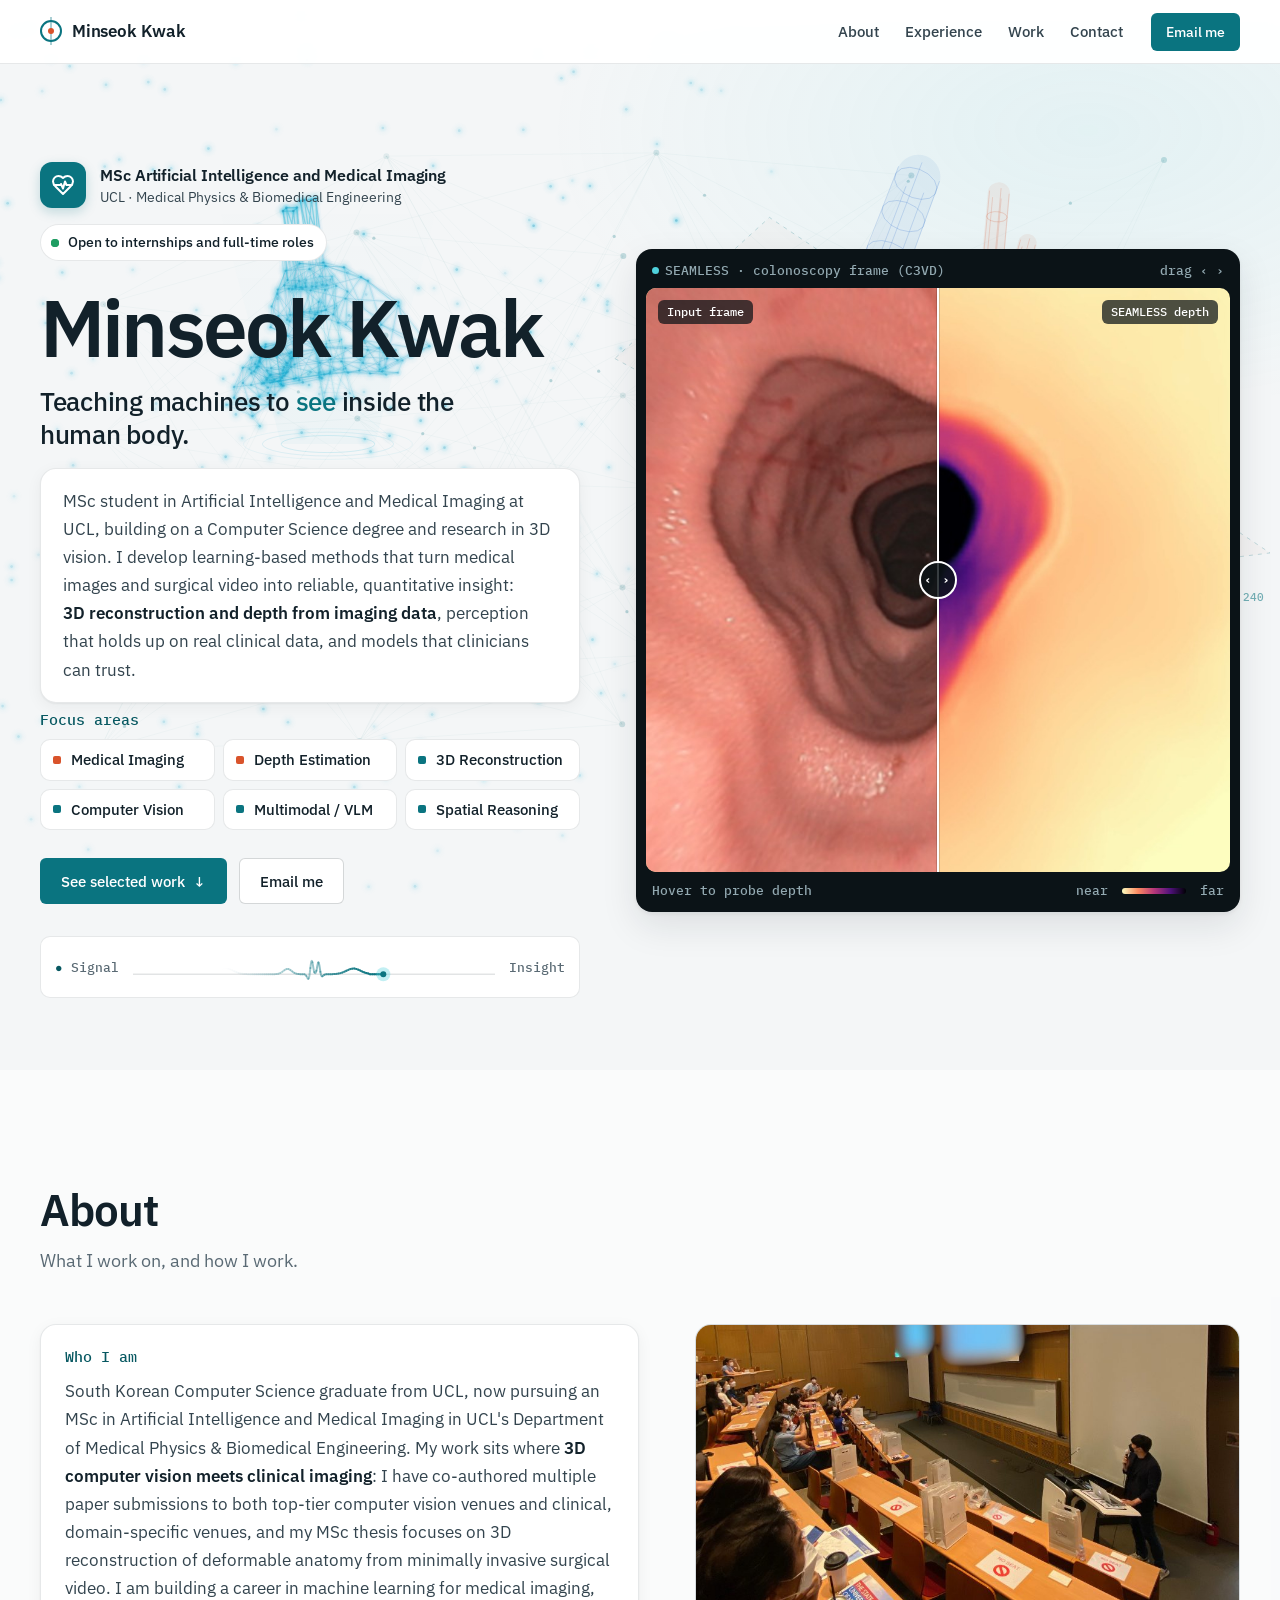
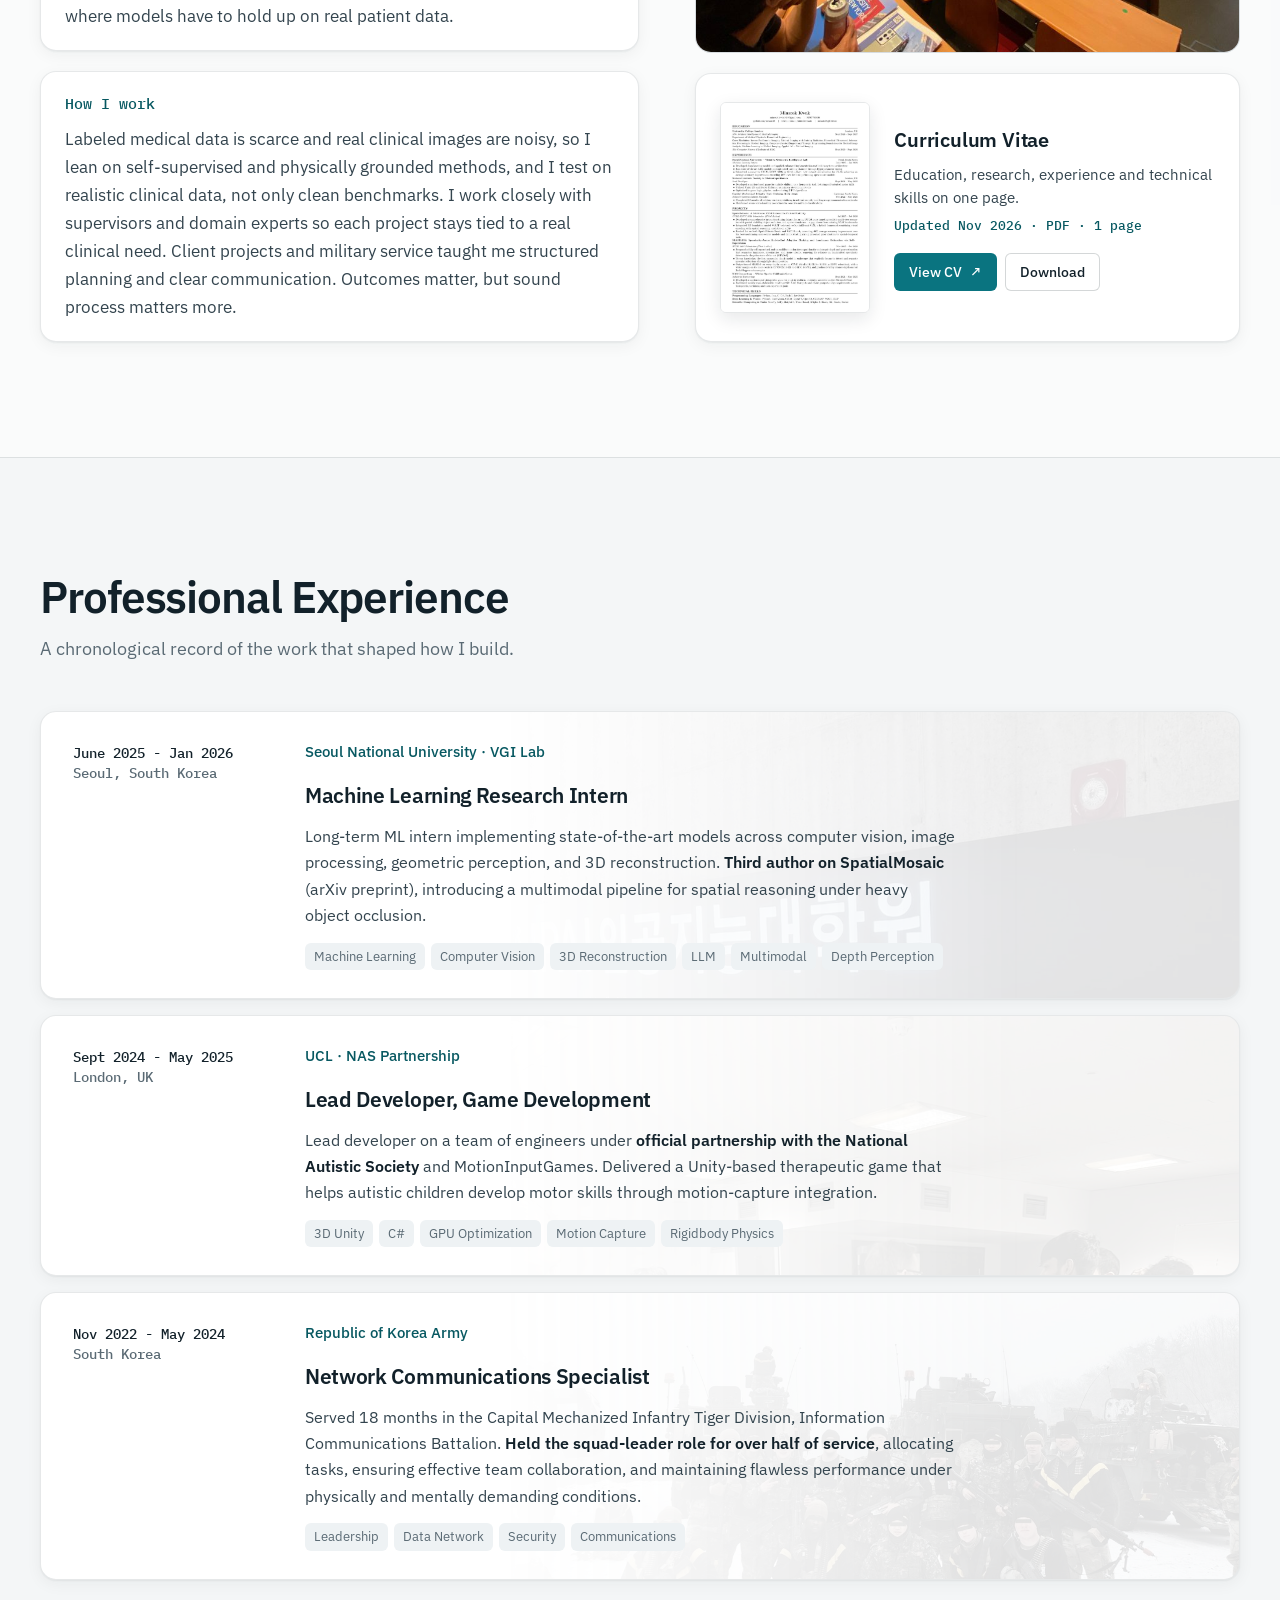
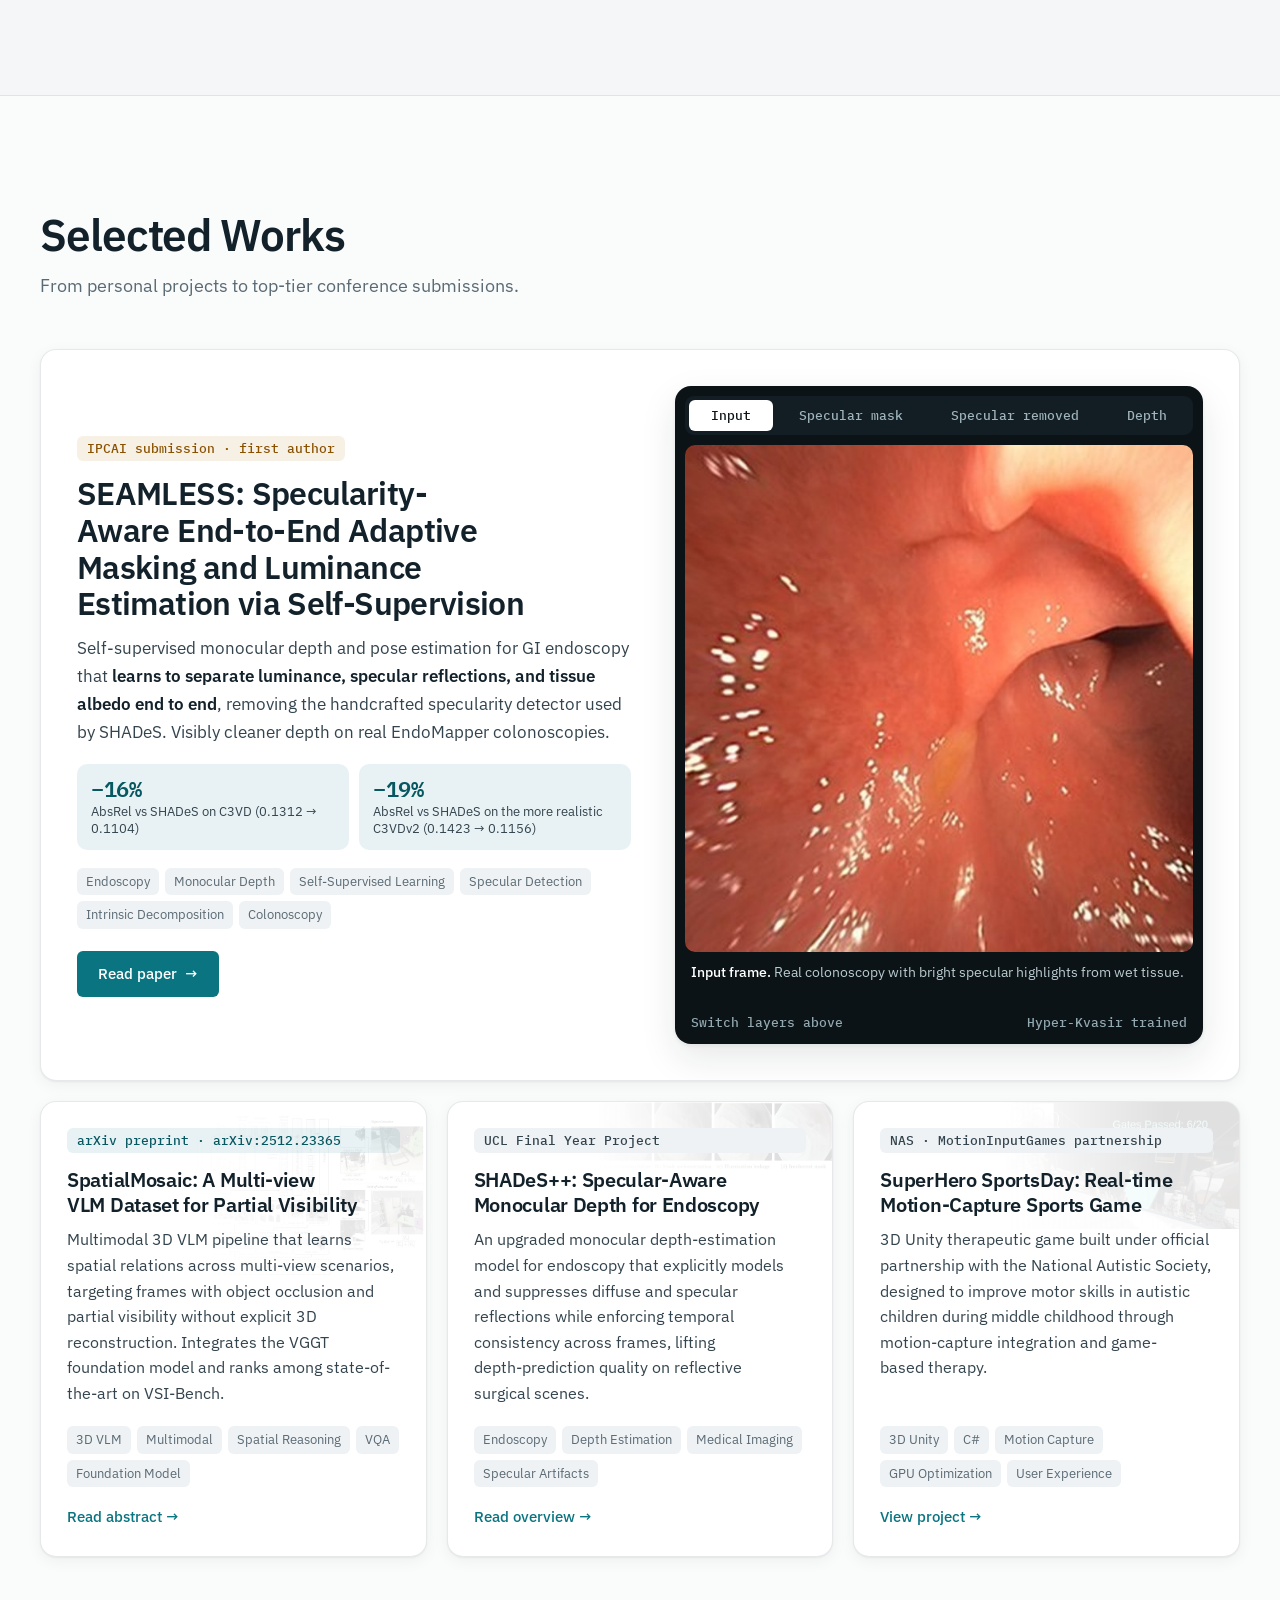
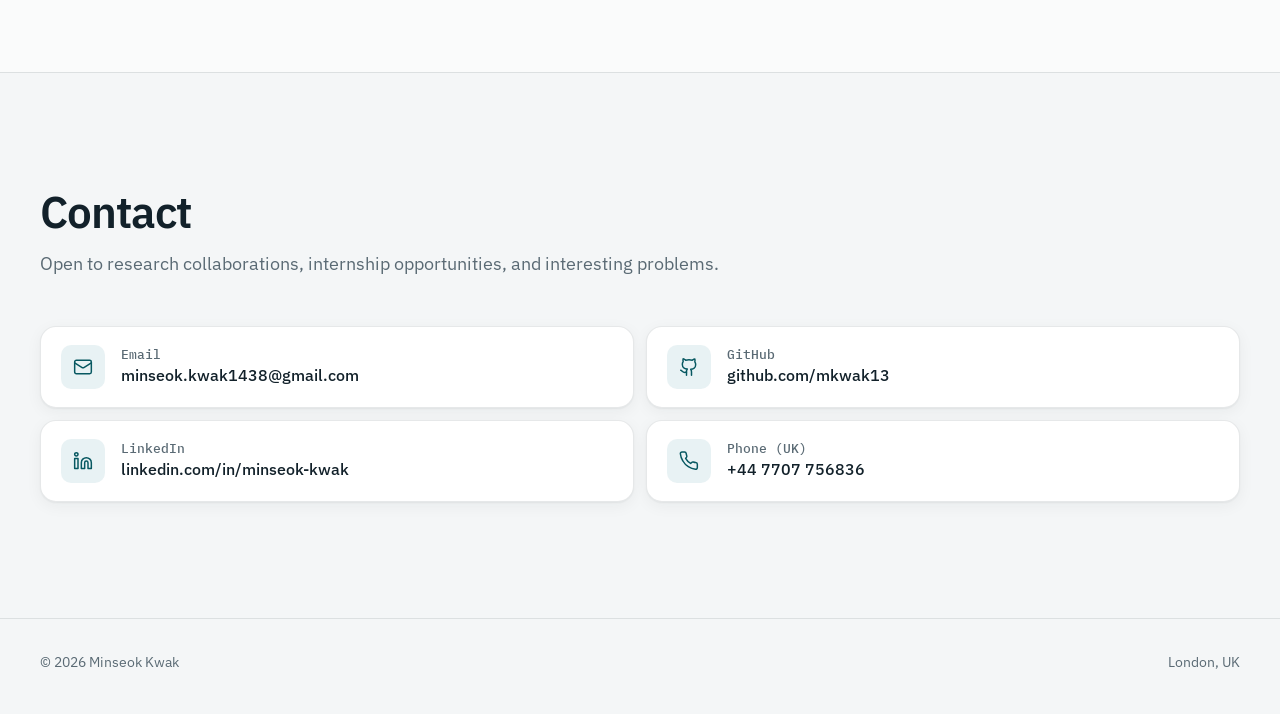
<file: index.html>
<!DOCTYPE html>
<html lang="en">
<head>
  <meta charset="UTF-8" />
  <meta name="viewport" content="width=device-width, initial-scale=1" />
  <title>Minseok Kwak · Medical Imaging & 3D Vision</title>
<link rel="icon" href="favicon.svg" type="image/svg+xml" />
  <meta name="description" content="Minseok Kwak, MSc Artificial Intelligence and Medical Imaging at UCL. Self-supervised depth estimation and 3D vision for endoscopy and surgical video; first author of SEAMLESS (IPCAI submission)." />
  <meta name="page-type" content="service" />
  <meta name="site-kind" content="software" />
  <link rel="preconnect" href="https://fonts.googleapis.com" />
  <link rel="preconnect" href="https://fonts.gstatic.com" crossorigin />
  <link href="https://fonts.googleapis.com/css2?family=IBM+Plex+Mono:wght@400;500&family=IBM+Plex+Sans:wght@400;500;600&display=swap" rel="stylesheet" />
  <link rel="stylesheet" href="css/main.css" />
</head>
<body id="top">
<a class="skip" href="#main">Skip to content</a>

<header class="nav">
  <div class="wrap">
    <a class="brand" href="#top" aria-label="Minseok Kwak, home"><span class="mark" aria-hidden="true"></span>Minseok Kwak</a>
    <nav class="nav-wrap" aria-label="Primary"><ul class="nav-links">
      <li><a href="#about">About</a></li>
      <li><a href="#experience">Experience</a></li>
      <li><a href="#projects">Work</a></li>
      <li><a href="#contact">Contact</a></li>
    </ul></nav>
    <a class="btn btn-primary btn-sm" href="mailto:minseok.kwak1438@gmail.com">Email me</a>
    <button class="menu-btn" type="button" aria-label="Open menu" aria-expanded="false">
      <svg width="20" height="20" viewBox="0 0 24 24" fill="none" stroke="currentColor" stroke-width="2" stroke-linecap="round"><path d="M4 7h16M4 12h16M4 17h16"/></svg>
    </button>
  </div>
</header>

<main id="main">

  <!-- HERO -->
  <section class="hero" id="hero">
    <div class="wrap hero-grid">
      <div>
        <div class="cred">
          <span class="cred-badge" aria-hidden="true"><svg width="24" height="24" viewBox="0 0 24 24" fill="none" stroke="currentColor" stroke-width="2" stroke-linecap="round" stroke-linejoin="round"><path d="M19 14c1.49-1.46 3-3.21 3-5.5A5.5 5.5 0 0 0 16.5 3c-1.76 0-3 .5-4.5 2-1.5-1.5-2.74-2-4.5-2A5.5 5.5 0 0 0 2 8.5c0 2.3 1.5 4.05 3 5.5l7 7Z"/><path d="M3.22 12H9.5l.5-1 2 4.5 2-7 1.5 3.5h5.27"/></svg></span>
          <p class="cred-text">
            <span class="cred-prog">MSc Artificial Intelligence and Medical Imaging</span>
            <span class="cred-dept">UCL · Medical Physics &amp; Biomedical Engineering</span>
          </p>
        </div>
        <p class="avail"><span class="pulse" aria-hidden="true"></span>Open to internships and full-time roles</p>
        <h1>Minseok Kwak</h1>
        <p class="role">Teaching machines to <em>see</em> inside the human body.</p>
        <p class="bio panel">
          MSc student in Artificial Intelligence and Medical Imaging at UCL, building on a Computer Science
          degree and research in 3D vision. I develop learning-based methods that turn medical images and
          surgical video into reliable, quantitative insight: <strong>3D reconstruction and depth from imaging data</strong>,
          perception that holds up on real clinical data, and models that clinicians can trust.
        </p>
        <div class="focus hero-focus">
          <h2 class="focus-title">Focus areas</h2>
          <ul class="focus-list">
            <li><i class="w"></i>Medical Imaging</li>
            <li><i class="w"></i>Depth Estimation</li>
            <li><i></i>3D Reconstruction</li>
            <li><i></i>Computer Vision</li>
            <li><i></i>Multimodal / VLM</li>
            <li><i></i>Spatial Reasoning</li>
          </ul>
        </div>
        <div class="btn-row">
          <a class="btn btn-primary" href="#projects">See selected work <span class="ar" aria-hidden="true">↓</span></a>
          <a class="btn btn-secondary" href="mailto:minseok.kwak1438@gmail.com">Email me</a>
        </div>
        <div class="vitals" aria-hidden="true">
          <span class="lab"><b>●</b> Signal</span>
          <canvas class="ecg" data-ecg></canvas>
          <span class="lab">Insight</span>
        </div>
      </div>

      <div class="viewer scan-reveal">
        <div class="viewer-bar"><span class="live">SEAMLESS · colonoscopy frame (C3VD)</span><span>drag ‹ ›</span></div>
        <div class="stage compare" data-compare data-probe="hero_depth.jpg">
          <img src="hero_depth.jpg" alt="Depth map predicted by SEAMLESS for the colonoscopy frame" width="768" height="768" />
          <img class="top" src="hero_input.jpg" alt="Colonoscopy input frame from the C3VD dataset" width="768" height="768" />
          <span class="divider" aria-hidden="true"></span><span class="handle" aria-hidden="true"></span>
          <span class="tagl">Input frame</span><span class="tagr">SEAMLESS depth</span>
          <input type="range" min="0" max="100" value="50" aria-label="Compare the input frame with the predicted depth" />
        </div>
        <div class="viewer-foot"><span class="readout" data-readout>Hover to probe depth</span><span>near <span class="depth-bar"></span> far</span></div>
      </div>
    </div>
  </section>

  <!-- ABOUT -->
  <section class="section alt" id="about">
    <div class="wrap">
      <div class="sec-head">
        <h2>About</h2>
        <p>What I work on, and how I work.</p>
      </div>
      <div class="about-grid">
        <div class="about-text">
          <div class="panel">
          <h3>Who I am</h3>
          <p>
            South Korean Computer Science graduate from UCL, now pursuing an MSc in Artificial Intelligence
            and Medical Imaging in UCL's Department of Medical Physics &amp; Biomedical Engineering. My work sits
            where <strong>3D computer vision meets clinical imaging</strong>: I have co-authored multiple paper
            submissions to both top-tier computer vision venues and clinical, domain-specific venues, and my MSc thesis focuses on
            3D reconstruction of deformable anatomy from minimally invasive surgical video. I am building a career
            in machine learning for medical imaging, where models have to hold up on real patient data.
          </p>
          </div>
          <div class="panel">
          <h3>How I work</h3>
          <p>
            Labeled medical data is scarce and real clinical images are noisy, so I lean on self-supervised and physically
            grounded methods, and I test on realistic clinical data, not only clean benchmarks. I work closely
            with supervisors and domain experts so each project stays tied to a real clinical need. Client
            projects and military service taught me structured planning and clear communication.
            Outcomes matter, but sound process matters more.
          </p>
          </div>
        </div>
        <div class="about-side">
          <figure class="photo"><img width="897" height="542" src="about.jpg" alt="Minseok presenting to an audience in a lecture hall" loading="lazy" /></figure>
          <div class="cv panel">
            <a class="cv-thumb" href="Minseok_Kwak_CV.pdf" target="_blank" rel="noopener" aria-label="Open CV (PDF) in a new tab">
              <img width="910" height="1287" src="cv_preview.jpg" alt="First page of Minseok Kwak's CV" loading="lazy" />
            </a>
            <div class="cv-meta">
              <h3>Curriculum Vitae</h3>
              <p>Education, research, experience and technical skills on one page.</p>
              <p class="cv-sub">Updated Nov 2026 · PDF · 1 page</p>
              <div class="cv-actions">
                <a class="btn btn-primary btn-sm" href="Minseok_Kwak_CV.pdf" target="_blank" rel="noopener">View CV <span class="ar up" aria-hidden="true">↗</span></a>
                <a class="btn btn-secondary btn-sm" href="Minseok_Kwak_CV.pdf" download>Download</a>
              </div>
            </div>
          </div>
        </div>
      </div>
    </div>
  </section>

  <!-- EXPERIENCE -->
  <section class="section" id="experience">
    <div class="wrap">
      <div class="sec-head">
        <h2>Professional Experience</h2>
        <p>A chronological record of the work that shaped how I build.</p>
      </div>
      <div class="timeline">
        <article class="card exp">
          <img width="1080" height="795" class="ghost" src="exp_snu.jpg" alt="" aria-hidden="true" loading="lazy" />
          <div class="when"><b>June 2025 - Jan 2026</b>Seoul, South Korea</div>
          <div>
            <p class="org">Seoul National University · VGI Lab</p>
            <h3>Machine Learning Research Intern</h3>
            <p>Long-term ML intern implementing state-of-the-art models across computer vision, image processing,
              geometric perception, and 3D reconstruction. <strong>Third author on SpatialMosaic</strong> (arXiv preprint),
              introducing a multimodal pipeline for spatial reasoning under heavy object occlusion.</p>
            <ul class="tags"><li class="tag">Machine Learning</li><li class="tag">Computer Vision</li><li class="tag">3D Reconstruction</li><li class="tag">LLM</li><li class="tag">Multimodal</li><li class="tag">Depth Perception</li></ul>
          </div>
        </article>
        <article class="card exp">
          <img width="1200" height="1600" class="ghost" src="exp_ucl.jpg" alt="" aria-hidden="true" loading="lazy" />
          <div class="when"><b>Sept 2024 - May 2025</b>London, UK</div>
          <div>
            <p class="org">UCL · NAS Partnership</p>
            <h3>Lead Developer, Game Development</h3>
            <p>Lead developer on a team of engineers under <strong>official partnership with the National Autistic Society</strong>
              and MotionInputGames. Delivered a Unity-based therapeutic game that helps autistic children develop motor
              skills through motion-capture integration.</p>
            <ul class="tags"><li class="tag">3D Unity</li><li class="tag">C#</li><li class="tag">GPU Optimization</li><li class="tag">Motion Capture</li><li class="tag">Rigidbody Physics</li></ul>
          </div>
        </article>
        <article class="card exp">
          <img width="1200" height="706" class="ghost" src="exp_army_sm.jpg" alt="" aria-hidden="true" loading="lazy" />
          <div class="when"><b>Nov 2022 - May 2024</b>South Korea</div>
          <div>
            <p class="org">Republic of Korea Army</p>
            <h3>Network Communications Specialist</h3>
            <p>Served 18 months in the Capital Mechanized Infantry Tiger Division, Information Communications Battalion.
              <strong>Held the squad-leader role for over half of service</strong>, allocating tasks, ensuring effective team
              collaboration, and maintaining flawless performance under physically and mentally demanding conditions.</p>
            <ul class="tags"><li class="tag">Leadership</li><li class="tag">Data Network</li><li class="tag">Security</li><li class="tag">Communications</li></ul>
          </div>
        </article>
      </div>
    </div>
  </section>

  <!-- WORK -->
  <section class="section alt" id="projects">
    <div class="wrap">
      <div class="sec-head">
        <h2>Selected Works</h2>
        <p>From personal projects to top-tier conference submissions.</p>
      </div>

      <article class="card feature">
        <div>
          <span class="status status-review">IPCAI submission · first author</span>
          <h3><a href="seamless.html">SEAMLESS: Specularity-Aware End-to-End Adaptive Masking and Luminance Estimation via Self-Supervision</a></h3>
          <p class="lead">Self-supervised monocular depth and pose estimation for GI endoscopy that <strong>learns to separate
            luminance, specular reflections, and tissue albedo end to end</strong>, removing the handcrafted specularity
            detector used by SHADeS. Visibly cleaner depth on real EndoMapper colonoscopies.</p>
          <div class="metrics">
            <div class="metric"><b class="num">−16%</b><span>AbsRel vs SHADeS on C3VD (0.1312 → 0.1104)</span></div>
            <div class="metric"><b class="num">−19%</b><span>AbsRel vs SHADeS on the more realistic C3VDv2 (0.1423 → 0.1156)</span></div>
          </div>
          <ul class="tags"><li class="tag">Endoscopy</li><li class="tag">Monocular Depth</li><li class="tag">Self-Supervised Learning</li><li class="tag">Specular Detection</li><li class="tag">Intrinsic Decomposition</li><li class="tag">Colonoscopy</li></ul>
          <div class="btn-row">
            <a class="btn btn-primary" href="seamless.html">Read paper <span class="ar" aria-hidden="true">→</span></a>
          </div>
        </div>
        <div class="viewer" data-explorer>
          <div class="seg" role="tablist" aria-label="SEAMLESS outputs">
            <button role="tab" data-layer="input" aria-selected="true" data-text="<b>Input frame.</b> Real colonoscopy with bright specular highlights from wet tissue.">Input</button>
            <button role="tab" data-layer="mask" aria-selected="false" data-text="<b>Learned specular mask.</b> Predicted by the network itself, no handcrafted detector.">Specular mask</button>
            <button role="tab" data-layer="filtered" aria-selected="false" data-text="<b>Specular removed.</b> Highlights filled in from neighboring tissue before the image reaches the depth network.">Specular removed</button>
            <button role="tab" data-layer="depth" aria-selected="false" data-text="<b>Predicted depth.</b> Hover to probe; highlights no longer leak into the geometry.">Depth</button>
          </div>
          <div class="stage" data-probe="img/seamless/depth.jpg" data-probe-layer="depth">
            <div class="layers">
              <img width="640" height="640" data-name="input" class="on" src="img/seamless/input.jpg" alt="Colonoscopy input frame" loading="lazy" />
              <img width="640" height="640" data-name="mask" src="img/seamless/mask.jpg" alt="Specular mask learned by SEAMLESS" loading="lazy" />
              <img width="640" height="640" data-name="filtered" src="img/seamless/filtered.jpg" alt="Specular-removed image from SEAMLESS" loading="lazy" />
              <img width="640" height="640" data-name="depth" src="img/seamless/depth.jpg" alt="Depth predicted by SEAMLESS" loading="lazy" />
            </div>
          </div>
          <p class="explain" data-explain></p>
          <div class="viewer-foot"><span class="readout" data-readout>Switch layers above</span><span>Hyper-Kvasir trained</span></div>
        </div>
      </article>

      <div class="work-grid">
        <a class="card pcard" href="spatialmosaic.html">
          <img width="1400" height="1030" class="ghost" src="sm_bg.jpg" alt="" aria-hidden="true" loading="lazy" />
          <span class="status status-preprint">arXiv preprint · arXiv:2512.23365</span>
          <h3>SpatialMosaic: A Multi-view VLM Dataset for Partial Visibility</h3>
          <p>Multimodal 3D VLM pipeline that learns spatial relations across multi-view scenarios, targeting frames with
            object occlusion and partial visibility without explicit 3D reconstruction. Integrates the VGGT foundation
            model and ranks among state-of-the-art on VSI-Bench.</p>
          <ul class="tags"><li class="tag">3D VLM</li><li class="tag">Multimodal</li><li class="tag">Spatial Reasoning</li><li class="tag">VQA</li><li class="tag">Foundation Model</li></ul>
          <span class="go">Read abstract <span class="ar" aria-hidden="true">→</span></span>
        </a>
        <a class="card pcard" href="shades.html">
          <img width="1137" height="322" class="ghost" src="spp_bg.png" alt="" aria-hidden="true" loading="lazy" />
          <span class="status status-project">UCL Final Year Project</span>
          <h3>SHADeS++: Specular-Aware Monocular Depth for Endoscopy</h3>
          <p>An upgraded monocular depth-estimation model for endoscopy that explicitly models and suppresses diffuse and
            specular reflections while enforcing temporal consistency across frames, lifting depth-prediction quality on
            reflective surgical scenes.</p>
          <ul class="tags"><li class="tag">Endoscopy</li><li class="tag">Depth Estimation</li><li class="tag">Medical Imaging</li><li class="tag">Specular Artifacts</li></ul>
          <span class="go">Read overview <span class="ar" aria-hidden="true">→</span></span>
        </a>
        <a class="card pcard" href="superhero.html">
          <img width="1400" height="744" class="ghost" src="super_bg.jpg" alt="" aria-hidden="true" loading="lazy" />
          <span class="status status-project">NAS · MotionInputGames partnership</span>
          <h3>SuperHero SportsDay: Real-time Motion-Capture Sports Game</h3>
          <p>3D Unity therapeutic game built under official partnership with the National Autistic Society, designed to
            improve motor skills in autistic children during middle childhood through motion-capture integration and
            game-based therapy.</p>
          <ul class="tags"><li class="tag">3D Unity</li><li class="tag">C#</li><li class="tag">Motion Capture</li><li class="tag">GPU Optimization</li><li class="tag">User Experience</li></ul>
          <span class="go">View project <span class="ar" aria-hidden="true">→</span></span>
        </a>
      </div>
    </div>
  </section>

  <!-- CONTACT -->
  <section class="section" id="contact">
    <div class="wrap">
      <div class="sec-head">
        <h2>Contact</h2>
        <p>Open to research collaborations, internship opportunities, and interesting problems.</p>
      </div>
      <div class="contact-grid">
        <a class="card ct" href="mailto:minseok.kwak1438@gmail.com">
          <span class="ic"><svg viewBox="0 0 24 24" fill="none" stroke-width="1.8" stroke-linecap="round" stroke-linejoin="round"><rect x="2" y="4" width="20" height="16" rx="2"/><path d="m22 7-8.97 5.7a1.94 1.94 0 0 1-2.06 0L2 7"/></svg></span>
          <span><small>Email</small>minseok.kwak1438@gmail.com</span>
        </a>
        <a class="card ct" href="https://github.com/mkwak13" target="_blank" rel="noopener">
          <span class="ic"><svg viewBox="0 0 24 24" fill="none" stroke-width="1.8" stroke-linecap="round" stroke-linejoin="round"><path d="M15 22v-4a4.8 4.8 0 0 0-1-3.2c3 0 6-2 6-5.5.08-1.25-.27-2.48-1-3.5.28-1.15.28-2.35 0-3.5 0 0-1 0-3 1.5-2.64-.5-5.36-.5-8 0C6 2 5 2 5 2c-.3 1.15-.3 2.35 0 3.5A5.4 5.4 0 0 0 4 9c0 3.5 3 5.5 6 5.5-.39.49-.68 1.05-.85 1.65-.17.6-.22 1.23-.15 1.85v4"/><path d="M9 18c-4.51 2-5-2-7-2"/></svg></span>
          <span><small>GitHub</small>github.com/mkwak13</span>
        </a>
        <a class="card ct" href="https://www.linkedin.com/in/minseok-kwak/" target="_blank" rel="noopener">
          <span class="ic"><svg viewBox="0 0 24 24" fill="none" stroke-width="1.8" stroke-linecap="round" stroke-linejoin="round"><path d="M16 8a6 6 0 0 1 6 6v7h-4v-7a2 2 0 0 0-4 0v7h-4v-7a6 6 0 0 1 6-6z"/><rect width="4" height="12" x="2" y="9"/><circle cx="4" cy="4" r="2"/></svg></span>
          <span><small>LinkedIn</small>linkedin.com/in/minseok-kwak</span>
        </a>
        <a class="card ct" href="tel:+447707756836">
          <span class="ic"><svg viewBox="0 0 24 24" fill="none" stroke-width="1.8" stroke-linecap="round" stroke-linejoin="round"><path d="M22 16.92v3a2 2 0 0 1-2.18 2 19.79 19.79 0 0 1-8.63-3.07A19.5 19.5 0 0 1 4.69 12a19.79 19.79 0 0 1-3.07-8.67A2 2 0 0 1 3.6 1.18h3a2 2 0 0 1 2 1.72 12.84 12.84 0 0 0 .7 2.81 2 2 0 0 1-.45 2.11L7.91 8.96a16 16 0 0 0 6 6l1.27-1.27a2 2 0 0 1 2.11-.45 12.84 12.84 0 0 0 2.81.7A2 2 0 0 1 22 15.92z"/></svg></span>
          <span><small>Phone (UK)</small>+44 7707 756836</span>
        </a>
      </div>
    </div>
  </section>

</main>

<footer class="footer">
  <div class="wrap"><span>© 2026 Minseok Kwak</span><span>London, UK</span></div>
</footer>

<script src="js/main.js" defer></script>
</body>
</html>
</file>
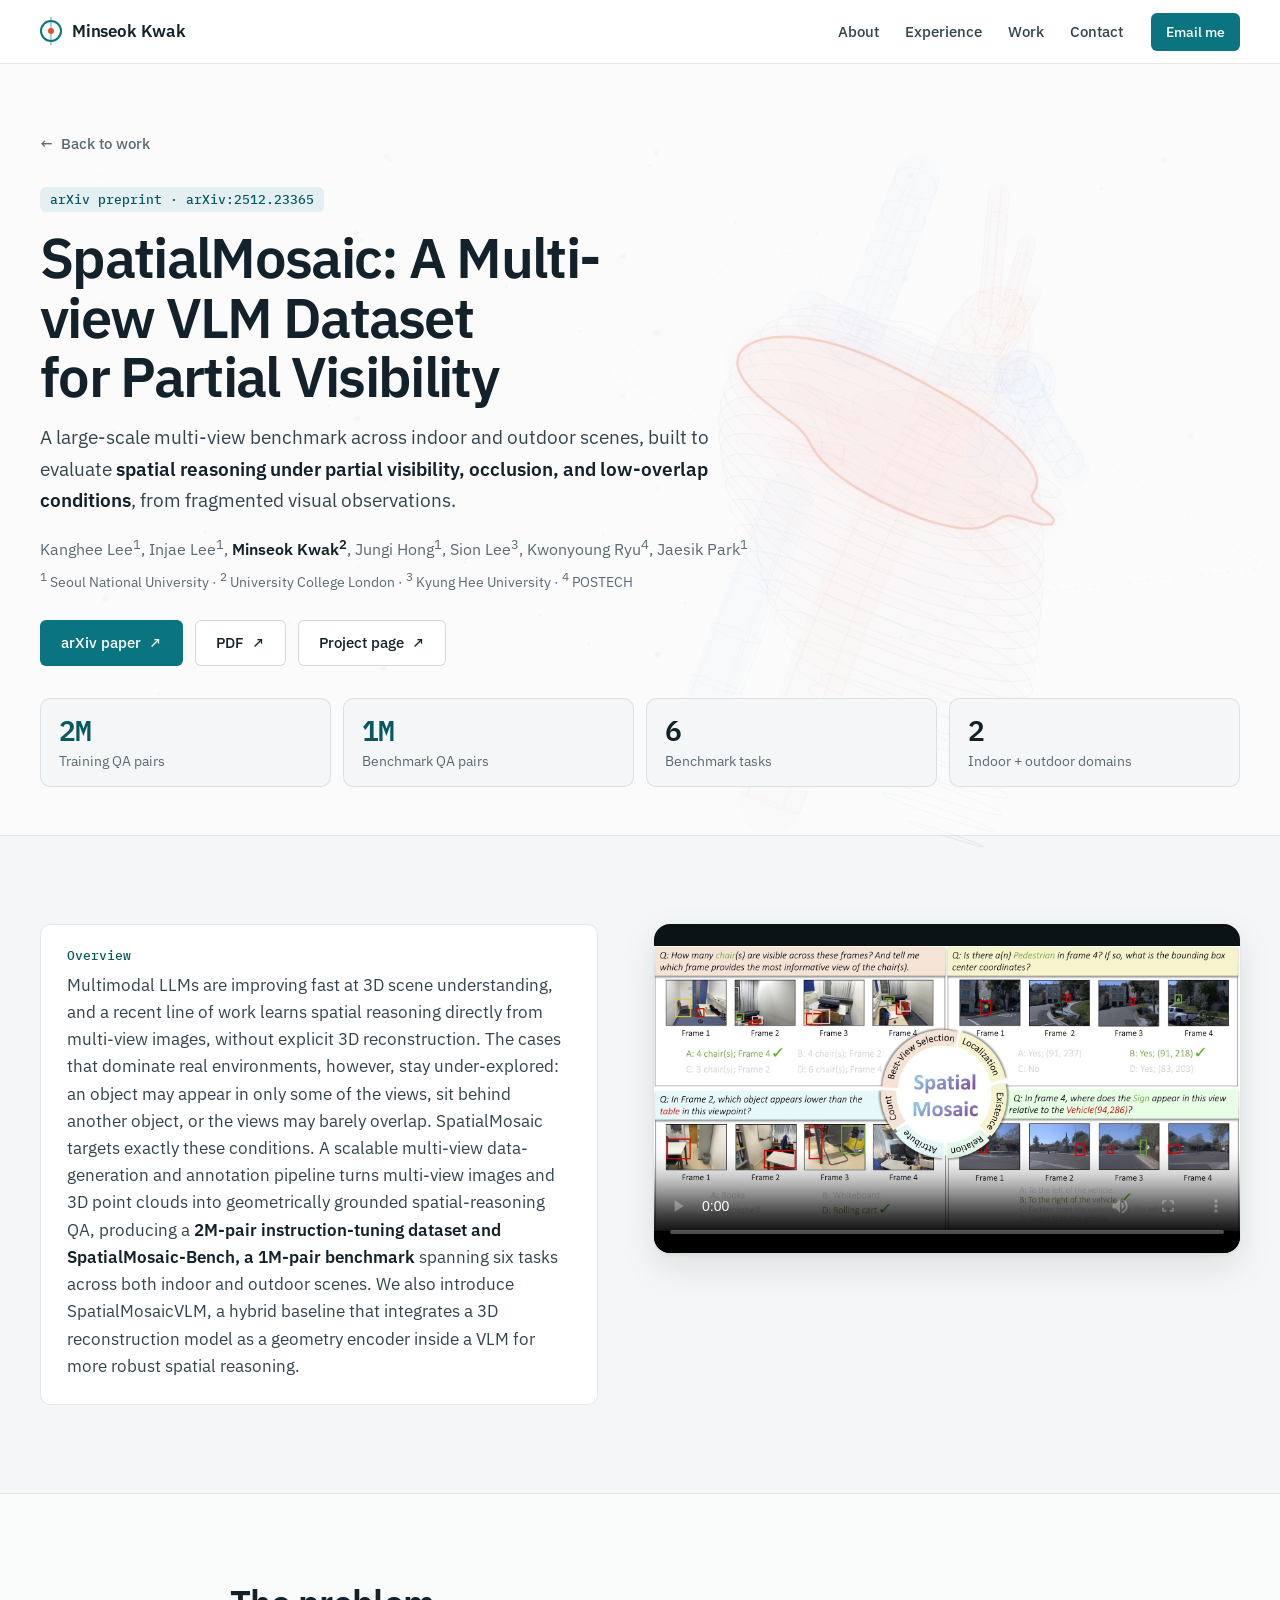
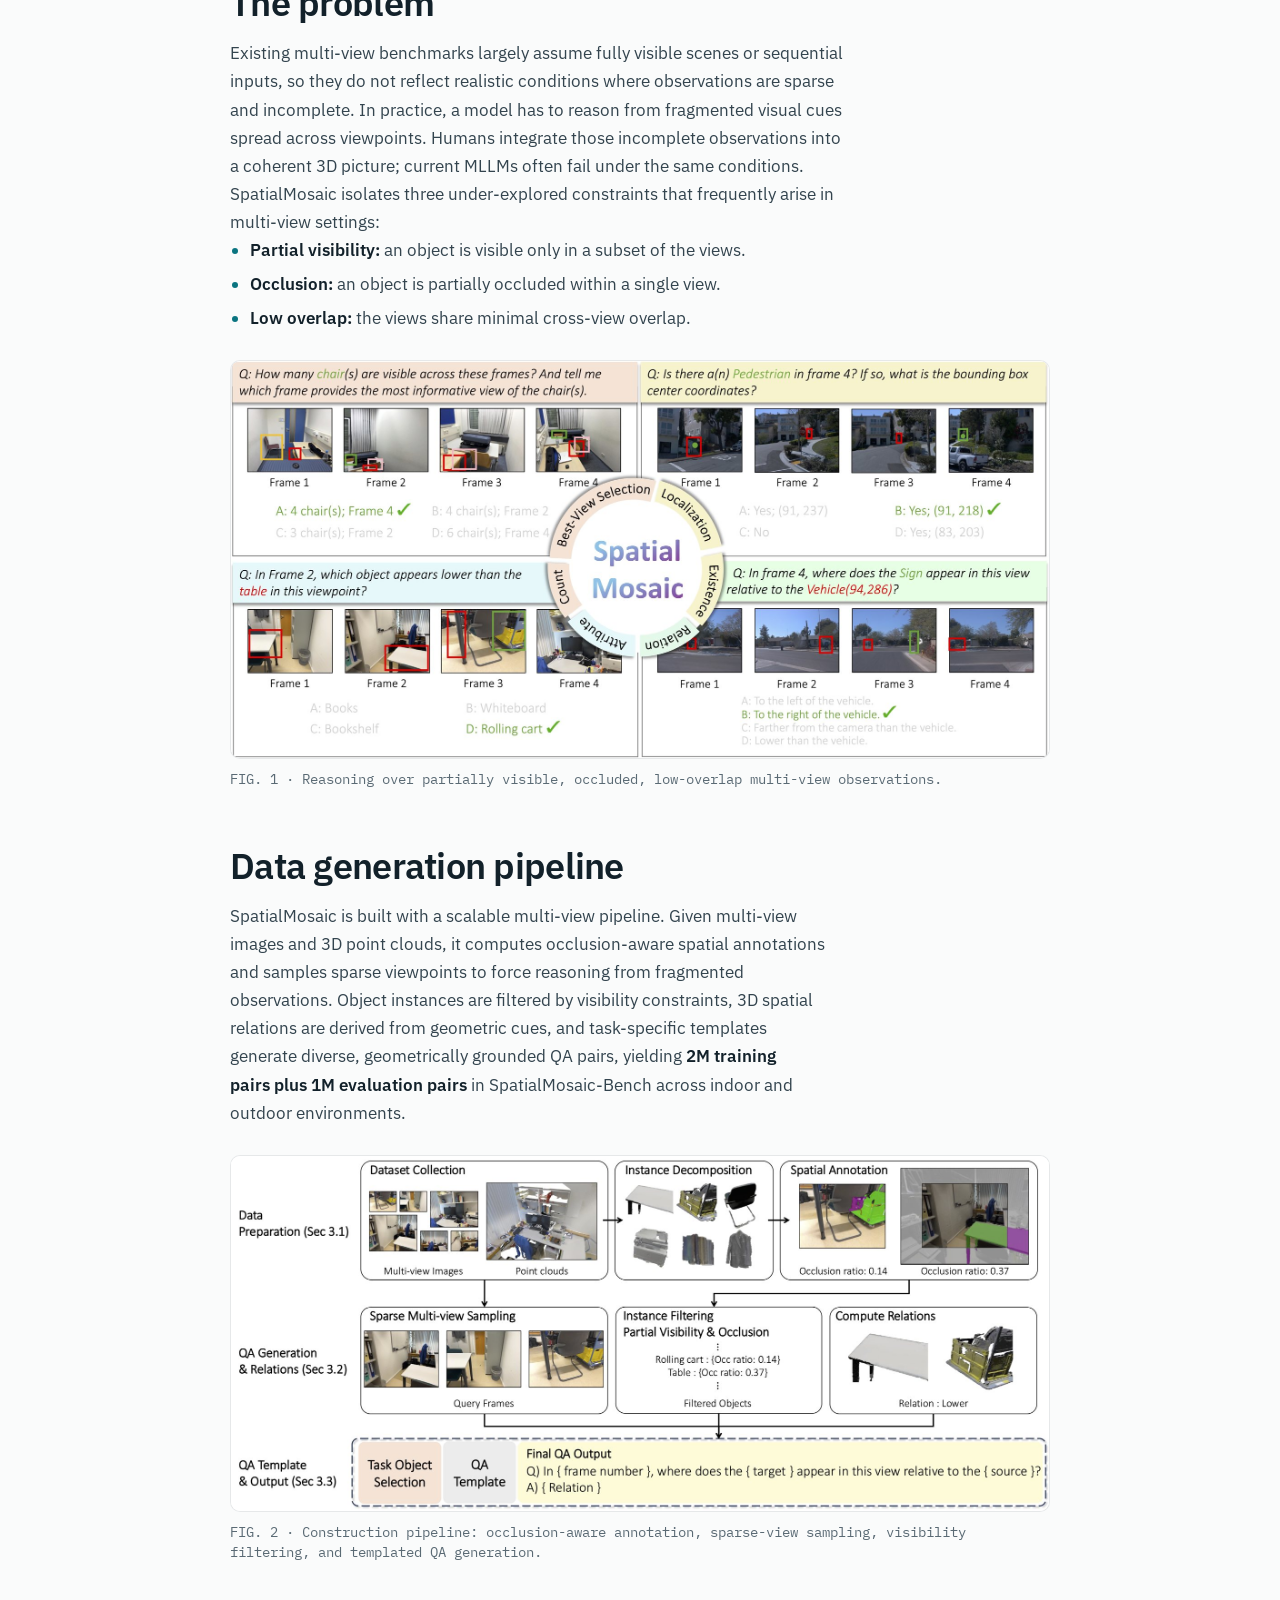
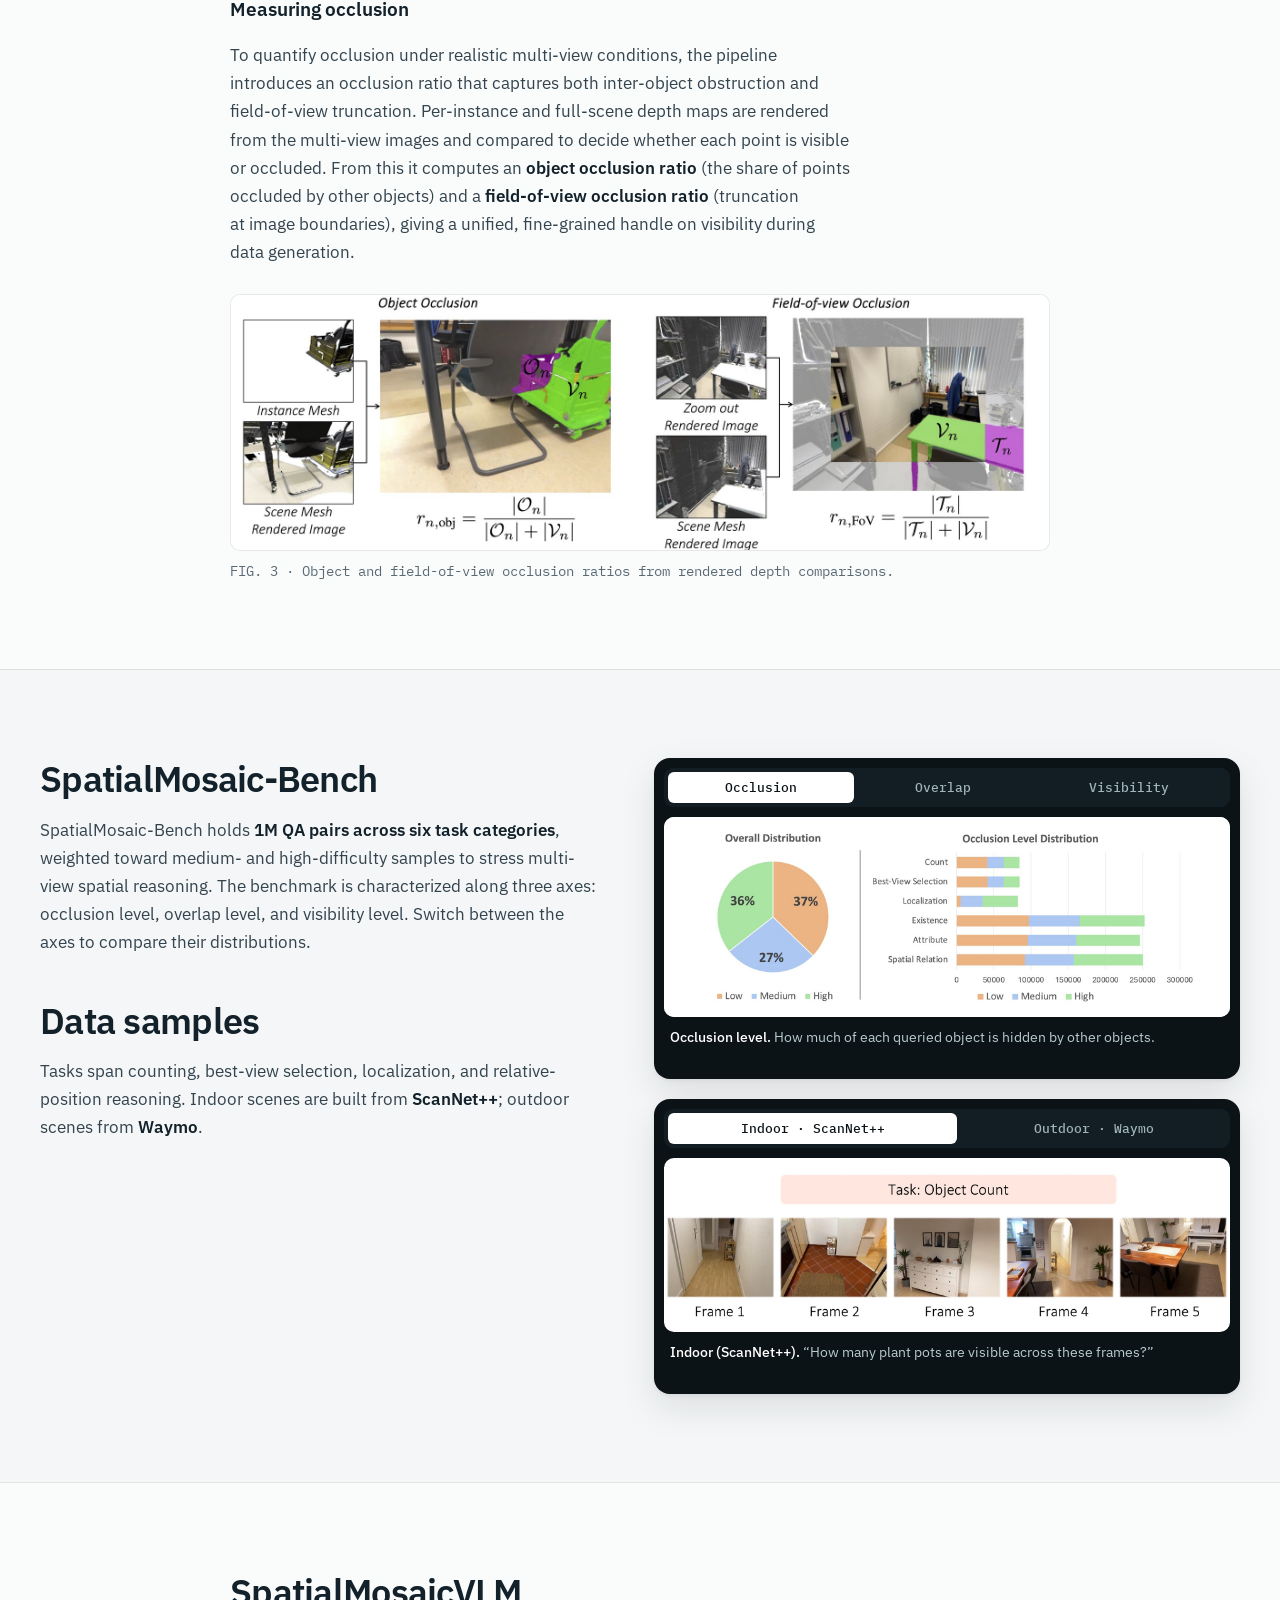
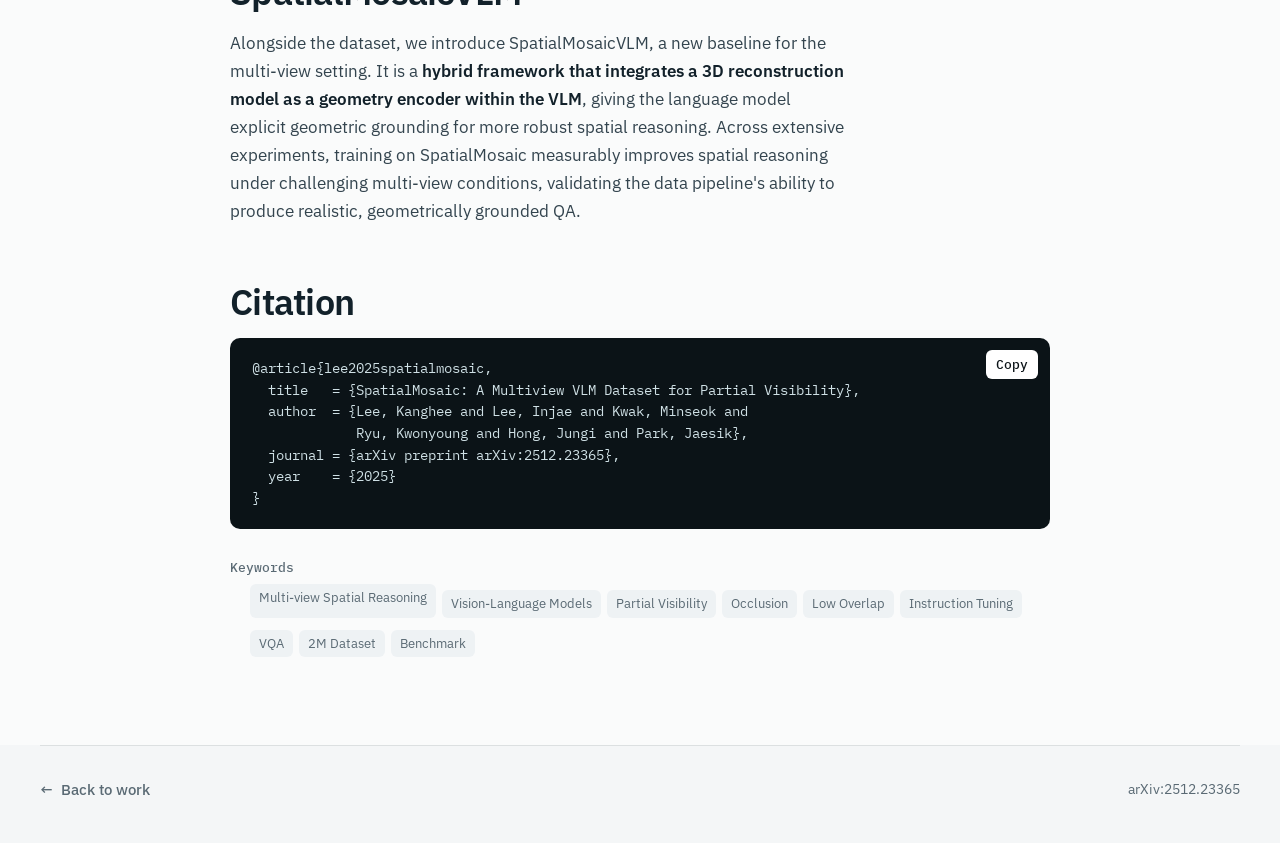
<file: spatialmosaic.html>
<!DOCTYPE html>
<html lang="en">
<head>
  <meta charset="UTF-8" />
  <meta name="viewport" content="width=device-width, initial-scale=1" />
  <title>SpatialMosaic · Minseok Kwak</title>
<link rel="icon" href="favicon.svg" type="image/svg+xml" />
  <meta name="description" content="SpatialMosaic: a multi-view VLM dataset and benchmark for spatial reasoning under partial visibility, occlusion and low overlap." />
  <link rel="preconnect" href="https://fonts.googleapis.com" />
  <link rel="preconnect" href="https://fonts.gstatic.com" crossorigin />
  <link href="https://fonts.googleapis.com/css2?family=IBM+Plex+Mono:wght@400;500&family=IBM+Plex+Sans:wght@400;500;600&display=swap" rel="stylesheet" />
  <link rel="stylesheet" href="css/main.css" />
</head>
<body>
<a class="skip" href="#main">Skip to content</a>

<header class="nav">
  <div class="wrap">
    <a class="brand" href="index.html" aria-label="Minseok Kwak, home"><span class="mark" aria-hidden="true"></span>Minseok Kwak</a>
    <nav class="nav-wrap" aria-label="Primary"><ul class="nav-links">
      <li><a href="index.html#about">About</a></li>
      <li><a href="index.html#experience">Experience</a></li>
      <li><a href="index.html#projects">Work</a></li>
      <li><a href="index.html#contact">Contact</a></li>
    </ul></nav>
    <a class="btn btn-primary btn-sm" href="mailto:minseok.kwak1438@gmail.com">Email me</a>
    <button class="menu-btn" type="button" aria-label="Open menu" aria-expanded="false"><svg width="20" height="20" viewBox="0 0 24 24" fill="none" stroke="currentColor" stroke-width="2" stroke-linecap="round"><path d="M4 7h16M4 12h16M4 17h16"/></svg></button>
  </div>
</header>

<main id="main">
  <header class="doc-hero">
    <div class="wrap">
      <a class="back" href="index.html#projects"><span class="ar" aria-hidden="true">←</span> Back to work</a>
      <div><span class="status status-preprint">arXiv preprint · arXiv:2512.23365</span></div>
      <h1>SpatialMosaic: A Multi-view VLM Dataset for Partial Visibility</h1>
      <p class="sub">A large-scale multi-view benchmark across indoor and outdoor scenes, built to evaluate <strong>spatial reasoning under partial visibility, occlusion, and low-overlap conditions</strong>, from fragmented visual observations.</p>
      <p class="authors">Kanghee Lee<sup>1</sup>, Injae Lee<sup>1</sup>, <b>Minseok Kwak<sup>2</sup></b>, Jungi Hong<sup>1</sup>, Sion Lee<sup>3</sup>, Kwonyoung Ryu<sup>4</sup>, Jaesik Park<sup>1</sup></p>
      <p class="affil"><sup>1</sup> Seoul National University · <sup>2</sup> University College London · <sup>3</sup> Kyung Hee University · <sup>4</sup> POSTECH</p>
      <div class="btn-row">
        <a class="btn btn-primary" href="https://arxiv.org/abs/2512.23365" target="_blank" rel="noopener">arXiv paper <span class="ar up" aria-hidden="true">↗</span></a>
        <a class="btn btn-secondary" href="https://arxiv.org/pdf/2512.23365" target="_blank" rel="noopener">PDF <span class="ar up" aria-hidden="true">↗</span></a>
        <a class="btn btn-secondary" href="https://kanghee-lee.github.io/spatialmosaic/" target="_blank" rel="noopener">Project page <span class="ar up" aria-hidden="true">↗</span></a>
      </div>
      <div class="stats">
        <div class="stat"><b class="acc">2M</b><span>Training QA pairs</span></div>
        <div class="stat"><b class="acc">1M</b><span>Benchmark QA pairs</span></div>
        <div class="stat"><b>6</b><span>Benchmark tasks</span></div>
        <div class="stat"><b>2</b><span>Indoor + outdoor domains</span></div>
      </div>
    </div>
  </header>

  <section class="doc-sec">
    <div class="wrap split">
      <div class="prose">
        <div class="abstract">
          <span class="lab">Overview</span>
          <p>Multimodal LLMs are improving fast at 3D scene understanding, and a recent line of work learns spatial reasoning directly from multi-view images, without explicit 3D reconstruction. The cases that dominate real environments, however, stay under-explored: an object may appear in only some of the views, sit behind another object, or the views may barely overlap. SpatialMosaic targets exactly these conditions. A scalable multi-view data-generation and annotation pipeline turns multi-view images and 3D point clouds into geometrically grounded spatial-reasoning QA, producing a <strong>2M-pair instruction-tuning dataset and SpatialMosaic-Bench, a 1M-pair benchmark</strong> spanning six tasks across both indoor and outdoor scenes. We also introduce SpatialMosaicVLM, a hybrid baseline that integrates a 3D reconstruction model as a geometry encoder inside a VLM for more robust spatial reasoning.</p>
        </div>
      </div>
      <div class="embed">
        <video controls playsinline preload="metadata" poster="img/spatialmosaic/teaser.jpg">
          <source src="https://kanghee-lee.github.io/spatialmosaic/static/videos/teaser_demo.mp4" type="video/mp4" />
        </video>
      </div>
    </div>
  </section>

  <section class="doc-sec alt">
    <div class="narrow prose">
      <h2>The problem</h2>
      <p>Existing multi-view benchmarks largely assume fully visible scenes or sequential inputs, so they do not reflect realistic conditions where observations are sparse and incomplete. In practice, a model has to reason from fragmented visual cues spread across viewpoints. Humans integrate those incomplete observations into a coherent 3D picture; current MLLMs often fail under the same conditions. SpatialMosaic isolates three under-explored constraints that frequently arise in multi-view settings:</p>
      <ul>
        <li><strong>Partial visibility:</strong> an object is visible only in a subset of the views.</li>
        <li><strong>Occlusion:</strong> an object is partially occluded within a single view.</li>
        <li><strong>Low overlap:</strong> the views share minimal cross-view overlap.</li>
      </ul>
      <figure class="figure">
        <img width="1800" height="873" src="img/spatialmosaic/teaser.jpg" alt="SpatialMosaic teaser and method overview" loading="lazy" />
        <figcaption class="figcap">FIG. 1 · Reasoning over partially visible, occluded, low-overlap multi-view observations.</figcaption>
      </figure>

      <h2 style="margin-top:56px">Data generation pipeline</h2>
      <p>SpatialMosaic is built with a scalable multi-view pipeline. Given multi-view images and 3D point clouds, it computes occlusion-aware spatial annotations and samples sparse viewpoints to force reasoning from fragmented observations. Object instances are filtered by visibility constraints, 3D spatial relations are derived from geometric cues, and task-specific templates generate diverse, geometrically grounded QA pairs, yielding <strong>2M training pairs plus 1M evaluation pairs</strong> in SpatialMosaic-Bench across indoor and outdoor environments.</p>
      <figure class="figure">
        <img width="1800" height="781" src="img/spatialmosaic/pipeline.jpg" alt="SpatialMosaic data generation pipeline" loading="lazy" />
        <figcaption class="figcap">FIG. 2 · Construction pipeline: occlusion-aware annotation, sparse-view sampling, visibility filtering, and templated QA generation.</figcaption>
      </figure>

      <h3>Measuring occlusion</h3>
      <p>To quantify occlusion under realistic multi-view conditions, the pipeline introduces an occlusion ratio that captures both inter-object obstruction and field-of-view truncation. Per-instance and full-scene depth maps are rendered from the multi-view images and compared to decide whether each point is visible or occluded. From this it computes an <strong>object occlusion ratio</strong> (the share of points occluded by other objects) and a <strong>field-of-view occlusion ratio</strong> (truncation at image boundaries), giving a unified, fine-grained handle on visibility during data generation.</p>
      <figure class="figure">
        <img width="1800" height="562" src="img/spatialmosaic/occlusion_score.jpg" alt="Occlusion score computation" loading="lazy" />
        <figcaption class="figcap">FIG. 3 · Object and field-of-view occlusion ratios from rendered depth comparisons.</figcaption>
      </figure>
    </div>
  </section>

  <section class="doc-sec">
    <div class="wrap split">
      <div class="prose">
        <h2>SpatialMosaic-Bench</h2>
        <p>SpatialMosaic-Bench holds <strong>1M QA pairs across six task categories</strong>, weighted toward medium- and high-difficulty samples to stress multi-view spatial reasoning. The benchmark is characterized along three axes: occlusion level, overlap level, and visibility level. Switch between the axes to compare their distributions.</p>
        <h2 style="margin-top:44px">Data samples</h2>
        <p>Tasks span counting, best-view selection, localization, and relative-position reasoning. Indoor scenes are built from <strong>ScanNet++</strong>; outdoor scenes from <strong>Waymo</strong>.</p>
      </div>
      <div style="display:grid; gap:20px">
        <div class="viewer" data-explorer>
          <div class="seg" role="tablist" aria-label="Benchmark axes">
            <button role="tab" data-layer="occ" aria-selected="true" data-text="<b>Occlusion level.</b> How much of each queried object is hidden by other objects.">Occlusion</button>
            <button role="tab" data-layer="ovl" aria-selected="false" data-text="<b>Overlap level.</b> How much the sampled views share with each other.">Overlap</button>
            <button role="tab" data-layer="vis" aria-selected="false" data-text="<b>Visibility level.</b> In how many of the views the queried object appears.">Visibility</button>
          </div>
          <div class="stage" style="aspect-ratio: 1800 / 638; background:#fff">
            <div class="layers">
              <img width="1800" height="638" data-name="occ" class="on" style="object-fit:contain" src="img/spatialmosaic/axis_occlusion.jpg" alt="Occlusion level distribution" loading="lazy" />
              <img width="1800" height="638" data-name="ovl" style="object-fit:contain" src="img/spatialmosaic/axis_overlap.jpg" alt="Overlap level distribution" loading="lazy" />
              <img width="1800" height="638" data-name="vis" style="object-fit:contain" src="img/spatialmosaic/axis_visibility.jpg" alt="Visibility level distribution" loading="lazy" />
            </div>
          </div>
          <p class="explain" data-explain></p>
        </div>
        <div class="viewer" data-explorer>
          <div class="seg" role="tablist" aria-label="Data samples">
            <button role="tab" data-layer="in" aria-selected="true" data-text="<b>Indoor (ScanNet++).</b> &ldquo;How many plant pots are visible across these frames?&rdquo;">Indoor · ScanNet++</button>
            <button role="tab" data-layer="out" aria-selected="false" data-text="<b>Outdoor (Waymo).</b> &ldquo;How many vehicles are visible across these frames?&rdquo;">Outdoor · Waymo</button>
          </div>
          <div class="stage" style="aspect-ratio: 1800 / 554; background:#fff">
            <div class="layers">
              <img width="1800" height="496" data-name="in" class="on" style="object-fit:contain" src="img/spatialmosaic/sample_indoor.jpg" alt="Indoor multi-view counting QA example" loading="lazy" />
              <img width="1800" height="554" data-name="out" style="object-fit:contain" src="img/spatialmosaic/sample_outdoor.jpg" alt="Outdoor multi-view counting QA example" loading="lazy" />
            </div>
          </div>
          <p class="explain" data-explain></p>
        </div>
      </div>
    </div>
  </section>

  <section class="doc-sec alt">
    <div class="narrow prose">
      <h2>SpatialMosaicVLM</h2>
      <p>Alongside the dataset, we introduce SpatialMosaicVLM, a new baseline for the multi-view setting. It is a <strong>hybrid framework that integrates a 3D reconstruction model as a geometry encoder within the VLM</strong>, giving the language model explicit geometric grounding for more robust spatial reasoning. Across extensive experiments, training on SpatialMosaic measurably improves spatial reasoning under challenging multi-view conditions, validating the data pipeline's ability to produce realistic, geometrically grounded QA.</p>

      <h2 style="margin-top:56px">Citation</h2>
      <div class="cite" tabindex="0" role="region" aria-label="BibTeX citation"><button class="copy-btn" type="button" data-copy="bibtex">Copy</button><span id="bibtex">@article{lee2025spatialmosaic,
  title   = {SpatialMosaic: A Multiview VLM Dataset for Partial Visibility},
  author  = {Lee, Kanghee and Lee, Injae and Kwak, Minseok and
             Ryu, Kwonyoung and Hong, Jungi and Park, Jaesik},
  journal = {arXiv preprint arXiv:2512.23365},
  year    = {2025}
}</span></div>
      <div class="kw">
        <span class="lab">Keywords</span>
        <ul class="tags"><li class="tag">Multi-view Spatial Reasoning</li><li class="tag">Vision-Language Models</li><li class="tag">Partial Visibility</li><li class="tag">Occlusion</li><li class="tag">Low Overlap</li><li class="tag">Instruction Tuning</li><li class="tag">VQA</li><li class="tag">2M Dataset</li><li class="tag">Benchmark</li></ul>
      </div>
    </div>
  </section>
</main>

<footer class="wrap doc-foot">
  <a class="back" style="margin:0" href="index.html#projects"><span class="ar" aria-hidden="true">←</span> Back to work</a>
  <span>arXiv:2512.23365</span>
</footer>

<script src="js/main.js" defer></script>
</body>
</html>
</file>
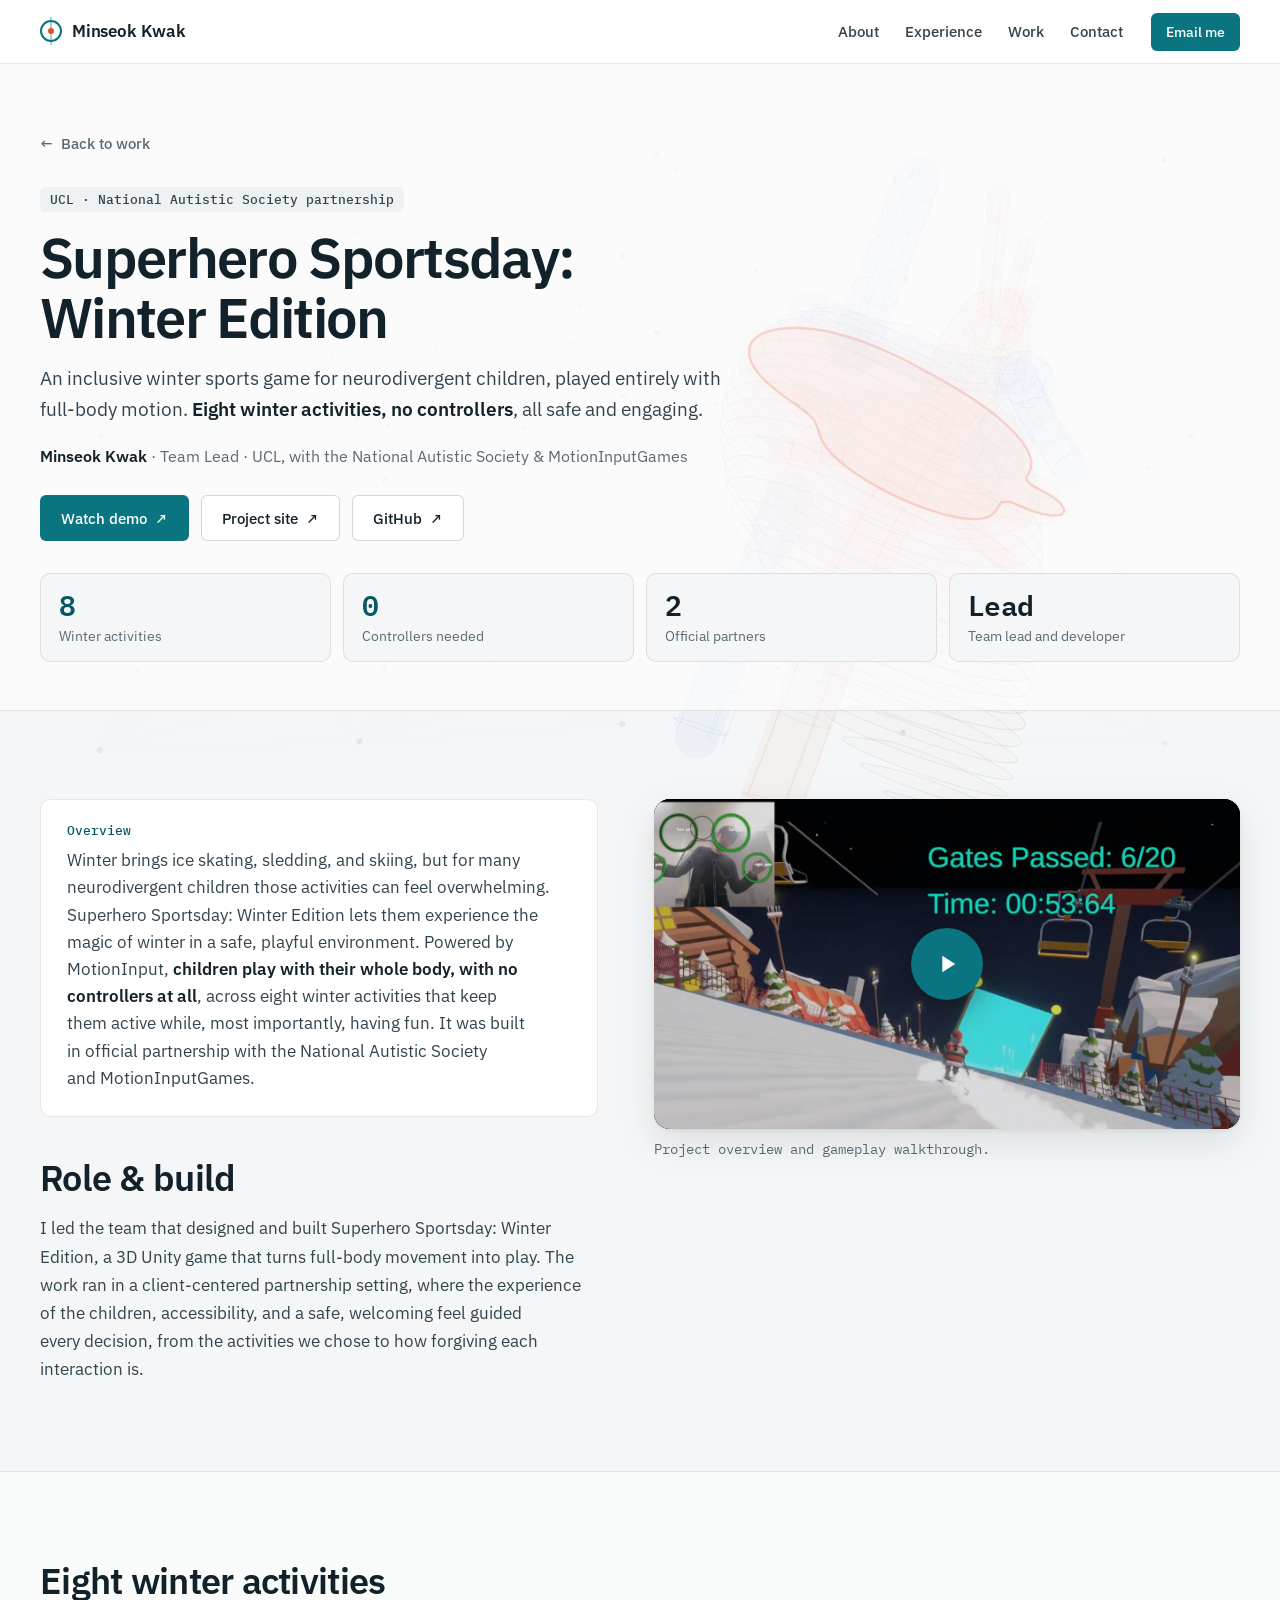
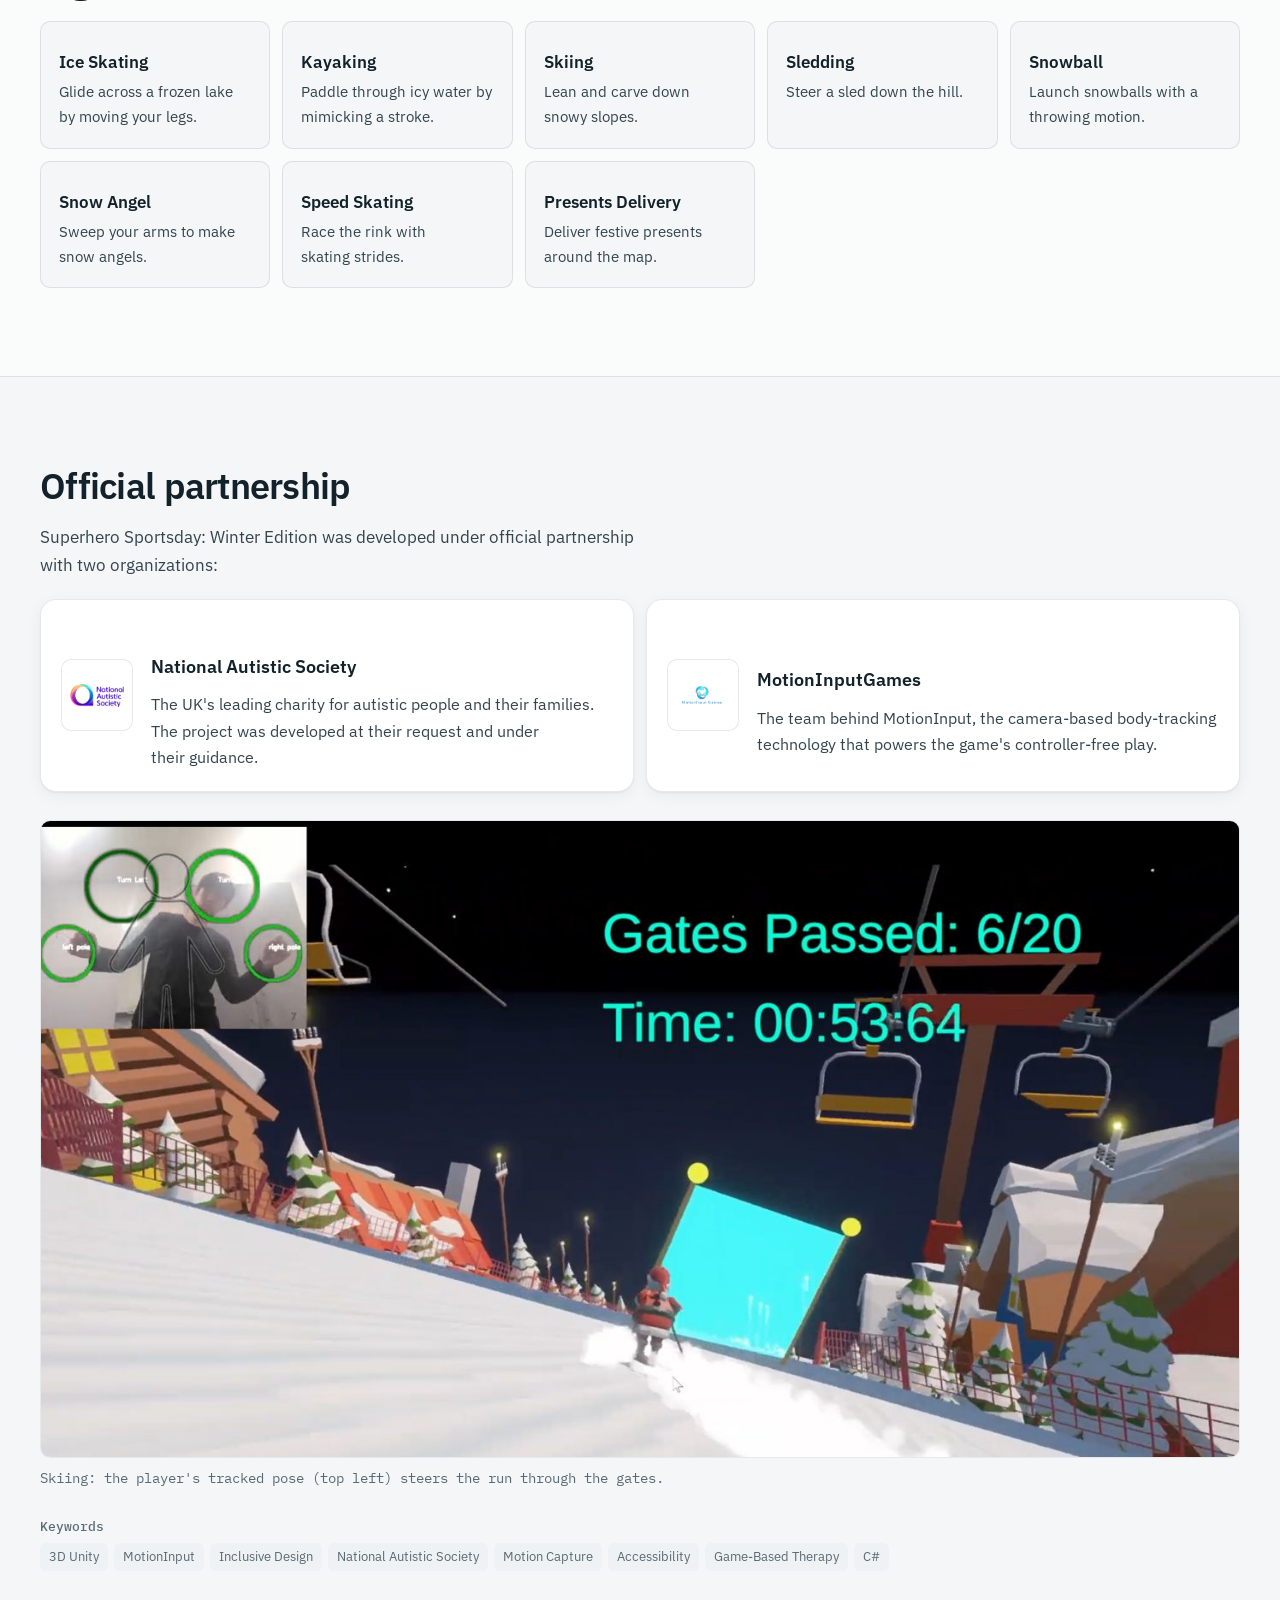
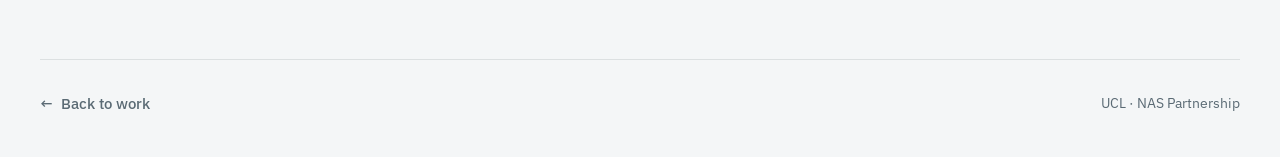
<file: superhero.html>
<!DOCTYPE html>
<html lang="en">
<head>
  <meta charset="UTF-8" />
  <meta name="viewport" content="width=device-width, initial-scale=1" />
  <title>Superhero Sportsday · Minseok Kwak</title>
<link rel="icon" href="favicon.svg" type="image/svg+xml" />
  <meta name="description" content="Superhero Sportsday: Winter Edition, an inclusive motion-controlled winter sports game for neurodivergent children, built with the National Autistic Society and MotionInputGames." />
  <link rel="preconnect" href="https://fonts.googleapis.com" />
  <link rel="preconnect" href="https://fonts.gstatic.com" crossorigin />
  <link href="https://fonts.googleapis.com/css2?family=IBM+Plex+Mono:wght@400;500&family=IBM+Plex+Sans:wght@400;500;600&display=swap" rel="stylesheet" />
  <link rel="stylesheet" href="css/main.css" />
</head>
<body>
<a class="skip" href="#main">Skip to content</a>

<header class="nav">
  <div class="wrap">
    <a class="brand" href="index.html" aria-label="Minseok Kwak, home"><span class="mark" aria-hidden="true"></span>Minseok Kwak</a>
    <nav class="nav-wrap" aria-label="Primary"><ul class="nav-links">
      <li><a href="index.html#about">About</a></li>
      <li><a href="index.html#experience">Experience</a></li>
      <li><a href="index.html#projects">Work</a></li>
      <li><a href="index.html#contact">Contact</a></li>
    </ul></nav>
    <a class="btn btn-primary btn-sm" href="mailto:minseok.kwak1438@gmail.com">Email me</a>
    <button class="menu-btn" type="button" aria-label="Open menu" aria-expanded="false"><svg width="20" height="20" viewBox="0 0 24 24" fill="none" stroke="currentColor" stroke-width="2" stroke-linecap="round"><path d="M4 7h16M4 12h16M4 17h16"/></svg></button>
  </div>
</header>

<main id="main">
  <header class="doc-hero">
    <div class="wrap">
      <a class="back" href="index.html#projects"><span class="ar" aria-hidden="true">←</span> Back to work</a>
      <div><span class="status status-project">UCL · National Autistic Society partnership</span></div>
      <h1>Superhero Sportsday: Winter Edition</h1>
      <p class="sub">An inclusive winter sports game for neurodivergent children, played entirely with full-body motion. <strong>Eight winter activities, no controllers</strong>, all safe and engaging.</p>
      <p class="authors"><b>Minseok Kwak</b> · Team Lead · UCL, with the National Autistic Society &amp; MotionInputGames</p>
      <div class="btn-row">
        <a class="btn btn-primary" href="https://www.youtube.com/watch?v=sv3pO3WMDEs" target="_blank" rel="noopener">Watch demo <span class="ar up" aria-hidden="true">↗</span></a>
        <a class="btn btn-secondary" href="https://students.cs.ucl.ac.uk/2024/group7/index.html" target="_blank" rel="noopener">Project site <span class="ar up" aria-hidden="true">↗</span></a>
        <a class="btn btn-secondary" href="https://github.com/mkwak13/winter-sports" target="_blank" rel="noopener">GitHub <span class="ar up" aria-hidden="true">↗</span></a>
      </div>
      <div class="stats">
        <div class="stat"><b class="acc">8</b><span>Winter activities</span></div>
        <div class="stat"><b class="acc">0</b><span>Controllers needed</span></div>
        <div class="stat"><b>2</b><span>Official partners</span></div>
        <div class="stat"><b>Lead</b><span>Team lead and developer</span></div>
      </div>
    </div>
  </header>

  <section class="doc-sec">
    <div class="wrap split">
      <div class="prose">
        <div class="abstract">
          <span class="lab">Overview</span>
          <p>Winter brings ice skating, sledding, and skiing, but for many neurodivergent children those activities can feel overwhelming. Superhero Sportsday: Winter Edition lets them experience the magic of winter in a safe, playful environment. Powered by MotionInput, <strong>children play with their whole body, with no controllers at all</strong>, across eight winter activities that keep them active while, most importantly, having fun. It was built in official partnership with the National Autistic Society and MotionInputGames.</p>
        </div>
        <h2 style="margin-top:40px">Role &amp; build</h2>
        <p>I led the team that designed and built Superhero Sportsday: Winter Edition, a 3D Unity game that turns full-body movement into play. The work ran in a client-centered partnership setting, where the experience of the children, accessibility, and a safe, welcoming feel guided every decision, from the activities we chose to how forgiving each interaction is.</p>
      </div>
      <div>
        <div class="embed">
          <button class="yt" type="button" data-yt="sv3pO3WMDEs" aria-label="Play the Superhero Sportsday demo video">
            <img width="1400" height="744" src="super_bg.jpg" alt="" />
            <span class="yt-play" aria-hidden="true"><svg viewBox="0 0 24 24" width="28" height="28"><path d="M8 5v14l11-7z" fill="currentColor"/></svg></span>
          </button>
        </div>
        <p class="figcap">Project overview and gameplay walkthrough.</p>
      </div>
    </div>
  </section>

  <section class="doc-sec alt">
    <div class="wrap">
      <h2>Eight winter activities</h2>
      <div class="grid-cards">
        <div class="mini"><h3>Ice Skating</h3><p>Glide across a frozen lake by moving your legs.</p></div>
        <div class="mini"><h3>Kayaking</h3><p>Paddle through icy water by mimicking a stroke.</p></div>
        <div class="mini"><h3>Skiing</h3><p>Lean and carve down snowy slopes.</p></div>
        <div class="mini"><h3>Sledding</h3><p>Steer a sled down the hill.</p></div>
        <div class="mini"><h3>Snowball</h3><p>Launch snowballs with a throwing motion.</p></div>
        <div class="mini"><h3>Snow Angel</h3><p>Sweep your arms to make snow angels.</p></div>
        <div class="mini"><h3>Speed Skating</h3><p>Race the rink with skating strides.</p></div>
        <div class="mini"><h3>Presents Delivery</h3><p>Deliver festive presents around the map.</p></div>
      </div>
    </div>
  </section>

  <section class="doc-sec">
    <div class="wrap">
      <h2>Official partnership</h2>
      <p class="prose" style="max-width:62ch">Superhero Sportsday: Winter Edition was developed under official partnership with two organizations:</p>
      <div class="contact-grid" style="margin-top:20px">
        <div class="card partner"><img width="285" height="120" src="nas_logo.png" alt="National Autistic Society logo" loading="lazy" /><div><h3 style="font-size:18px">National Autistic Society</h3><p>The UK's leading charity for autistic people and their families. The project was developed at their request and under their guidance.</p></div></div>
        <div class="card partner"><img width="2436" height="799" src="motioninput_logo.png" alt="MotionInputGames logo" loading="lazy" /><div><h3 style="font-size:18px">MotionInputGames</h3><p>The team behind MotionInput, the camera-based body-tracking technology that powers the game's controller-free play.</p></div></div>
      </div>
      <figure class="figure">
        <img width="1400" height="744" src="super_bg.jpg" alt="Skiing activity in Superhero Sportsday with the player's body-tracking overlay in the corner" loading="lazy" />
        <figcaption class="figcap">Skiing: the player's tracked pose (top left) steers the run through the gates.</figcaption>
      </figure>
      <div class="kw">
        <span class="lab">Keywords</span>
        <ul class="tags"><li class="tag">3D Unity</li><li class="tag">MotionInput</li><li class="tag">Inclusive Design</li><li class="tag">National Autistic Society</li><li class="tag">Motion Capture</li><li class="tag">Accessibility</li><li class="tag">Game-Based Therapy</li><li class="tag">C#</li></ul>
      </div>
    </div>
  </section>
</main>

<footer class="wrap doc-foot">
  <a class="back" style="margin:0" href="index.html#projects"><span class="ar" aria-hidden="true">←</span> Back to work</a>
  <span>UCL · NAS Partnership</span>
</footer>

<script src="js/main.js" defer></script>
</body>
</html>
</file>
<file: css/main.css>
/* Minseok Kwak · portfolio v2 · light clinical system */
*, *::before, *::after { box-sizing: border-box; }
html, body { margin: 0; }
html { scroll-behavior: smooth; -webkit-text-size-adjust: 100%; }

:root {
  /* grounds */
  --bg: #f4f6f7;
  --surface: #ffffff;
  --surface-2: #eef2f4;
  --viewer: #0b1317;
  --viewer-2: #131e24;
  /* ink */
  --ink: #12212a;
  --ink-2: #33444e;
  --muted: #5a6a74;
  --line: rgba(18, 33, 42, 0.10);
  --line-strong: rgba(18, 33, 42, 0.18);
  /* accent: clinical teal, one action color */
  --accent: #0a7480;
  --accent-ink: #075861;
  --accent-soft: rgba(10, 116, 128, 0.09);
  --accent-glow: #4fd1dc;
  /* data colors (depth: near warm, far cool) */
  --near: #d9532b;
  --near-soft: rgba(217, 83, 43, 0.10);
  --amber: #8a5200;
  --amber-soft: rgba(178, 106, 0, 0.10);
  --base: #9aa7ae;

  --r-sm: 6px;
  --r-md: 10px;
  --r-lg: 16px;
  --maxw: 1200px;
  --gut: clamp(20px, 4vw, 40px);
  --nav: 64px;
  --ease-out: cubic-bezier(0.23, 1, 0.32, 1);
  --shadow-1: 0 1px 2px rgba(18, 33, 42, 0.06), 0 4px 16px rgba(18, 33, 42, 0.05);
  --shadow-2: 0 2px 4px rgba(18, 33, 42, 0.06), 0 14px 36px rgba(18, 33, 42, 0.10);

  --font: 'IBM Plex Sans', system-ui, sans-serif;
  --mono: 'IBM Plex Mono', ui-monospace, monospace;
}

body {
  font-family: var(--font);
  font-size: 16px; line-height: 1.65;
  color: var(--ink-2); background: var(--bg);
  -webkit-font-smoothing: antialiased; text-rendering: optimizeLegibility;
  overflow-x: hidden;
}
section[id] { scroll-margin-top: var(--nav); }
a, button { -webkit-tap-highlight-color: transparent; }
/* toast: enters 200ms ease-out, leaves faster */
.toast { position: fixed; left: 50%; bottom: 24px; z-index: 80; transform: translate(-50%, 8px); opacity: 0; pointer-events: none;
  background: var(--viewer); color: #fff; font: 500 14px/1.3 var(--font); padding: 12px 16px; border-radius: var(--r-md); box-shadow: var(--shadow-2);
  transition: opacity 150ms ease, transform 150ms var(--ease-out); max-width: calc(100vw - 32px); }
.toast.show { opacity: 1; transform: translate(-50%, 0); transition-duration: 200ms; }
@keyframes menu-in { from { opacity: 0; transform: translateY(-6px); } }
::selection { background: rgba(10, 116, 128, 0.18); color: var(--ink); }
img { max-width: 100%; height: auto; display: block; }
a { color: var(--accent); }
p, li { text-wrap: pretty; }
h1, h2, h3, h4 { color: var(--ink); font-weight: 600; margin: 0; text-wrap: balance; }
p { margin: 0; }
strong { color: var(--ink); font-weight: 600; }
:focus-visible { outline: 2px solid var(--accent); outline-offset: 3px; border-radius: 4px; }
.mono { font-family: var(--mono); }
.num { font-family: var(--mono); font-variant-numeric: tabular-nums; }
.skip { position: absolute; left: 8px; top: 8px; width: 1px; height: 1px; overflow: hidden; clip-path: inset(50%); }
.skip:focus { width: auto; height: auto; clip-path: none; background: var(--surface); padding: 8px 12px; z-index: 100; }

.wrap { width: min(100% - 2 * var(--gut), var(--maxw)); margin-inline: auto; }
.narrow { width: min(100% - 2 * var(--gut), 820px); margin-inline: auto; }

/* ── nav ── */
.nav { position: fixed; inset: 0 0 auto; height: var(--nav); z-index: 50; background: rgba(255, 255, 255, 0.94);
  border-bottom: 1px solid var(--line); backdrop-filter: saturate(140%) blur(8px); }
.nav .wrap { height: 100%; display: flex; align-items: center; gap: 28px; }
.brand { display: inline-flex; align-items: center; gap: 10px; text-decoration: none; color: var(--ink); font-weight: 600; font-size: 17px; letter-spacing: -0.01em; margin-right: auto; }
.mark { width: 22px; height: 22px; border-radius: 50%; border: 2px solid var(--accent); position: relative; flex: none; }
.mark::before, .mark::after { content: ""; position: absolute; background: var(--accent); }
.mark::before { left: 50%; top: -5px; bottom: -5px; width: 2px; margin-left: -1px; opacity: .35; }
.mark::after { width: 6px; height: 6px; border-radius: 50%; left: 50%; top: 50%; margin: -3px 0 0 -3px; background: var(--near); }
.nav-wrap { display: contents; }
.nav-links { display: flex; gap: 26px; list-style: none; margin: 0; padding: 0; }
.nav-links a { position: relative; color: var(--ink-2); text-decoration: none; font-size: 15px; font-weight: 500; padding: 6px 0; }
.nav-links a::after { content: ""; position: absolute; left: 0; right: 0; bottom: 0; height: 2px; background: var(--accent);
  transform: scaleX(0); transform-origin: left; transition: transform 220ms var(--ease-out); }
.nav-links a:hover { color: var(--ink); }
.nav-links a:focus-visible::after { transform: scaleX(1); }
@media (hover: hover) and (pointer: fine) { .nav-links a:hover::after { transform: scaleX(1); } }
.menu-btn { display: none; }
@media (max-width: 860px) {
  .nav-links { display: none; position: fixed; inset: var(--nav) 0 auto; flex-direction: column; gap: 0; background: var(--surface);
    border-bottom: 1px solid var(--line); padding: 8px var(--gut) 16px; }
  .nav-links a { display: block; padding: 14px 0; font-size: 17px; border-bottom: 1px solid var(--line); }
  .nav.open .nav-links { display: flex; animation: menu-in 200ms var(--ease-out); }
  .menu-btn { display: inline-flex; align-items: center; justify-content: center; width: 44px; height: 44px; border-radius: var(--r-sm);
    border: 1px solid var(--line-strong); background: var(--surface); color: var(--ink); cursor: pointer; }
  .nav .btn-sm { display: none; }
}

/* ── buttons ── */
.btn { display: inline-flex; align-items: center; justify-content: center; gap: 8px; height: 46px; padding: 0 20px; border-radius: var(--r-sm);
  font: 500 15px/1 var(--font); text-decoration: none; cursor: pointer; border: 1px solid transparent;
  transition: transform 160ms var(--ease-out), background-color 200ms ease, border-color 200ms ease, color 200ms ease, box-shadow 200ms ease; }
.btn:active { transform: scale(0.97); }
.btn-primary { background: var(--accent); color: #fff; }
.btn-primary:hover { background: var(--accent-ink); }
@media (hover: hover) and (pointer: fine) { .btn-primary:hover { box-shadow: 0 6px 18px rgba(10, 116, 128, 0.25); } }
.btn-secondary { background: var(--surface); color: var(--ink); border-color: var(--line-strong); }
.btn-secondary:hover { border-color: var(--accent); color: var(--accent-ink); }
.btn-sm { height: 38px; padding: 0 14px; font-size: 14px; }
.btn .ar { display: inline-block; transition: transform 220ms var(--ease-out); }
@media (hover: hover) and (pointer: fine) { .btn:hover .ar { transform: translateX(3px); } .btn:hover .ar.up { transform: translate(2px, -2px); } }
.btn-row { display: flex; flex-wrap: wrap; gap: 12px; }
.link { color: var(--accent); text-decoration: none; font-weight: 500; background: linear-gradient(currentColor, currentColor) 0 100% / 0 1.5px no-repeat;
  transition: background-size 220ms var(--ease-out); padding-bottom: 1px; }
.link:hover { background-size: 100% 1.5px; }

/* ── pills, chips, tags ── */
.pill { display: inline-flex; align-items: center; gap: 8px; height: 30px; padding: 0 12px; border-radius: 99px; font-size: 13.5px; font-weight: 500;
  background: var(--surface); border: 1px solid var(--line); color: var(--ink-2); white-space: nowrap; }
.pill .dot { width: 8px; height: 8px; border-radius: 50%; background: var(--accent); box-shadow: 0 0 0 3px var(--accent-soft); }
.status { display: inline-flex; align-items: center; gap: 6px; font: 500 13px/1 var(--mono); padding: 6px 10px; border-radius: 6px; }
.status-review { color: var(--amber); background: var(--amber-soft); }
.status-preprint { color: var(--accent-ink); background: var(--accent-soft); }
.status-project { color: var(--ink-2); background: var(--surface-2); }
.tags { display: flex; flex-wrap: wrap; gap: 6px; list-style: none; padding: 0; margin: 0; }
.tag { font-size: 13px; color: var(--muted); background: var(--surface-2); border-radius: 6px; padding: 3px 9px; }
.metric { display: inline-flex; flex-direction: column; gap: 2px; padding: 12px 14px; border-radius: var(--r-md); background: var(--accent-soft); }
.metric b { font: 600 22px/1.1 var(--mono); color: var(--accent-ink); letter-spacing: -0.02em; }
.metric.warm { background: var(--near-soft); } .metric.warm b { color: #9c3412; }
.metric span { font-size: 13px; color: var(--ink-2); line-height: 1.35; }
.metrics { display: grid; grid-template-columns: repeat(auto-fit, minmax(150px, 1fr)); gap: 10px; }
mark.hl { background: linear-gradient(transparent 58%, rgba(10, 116, 128, 0.16) 58%); color: inherit; padding: 0 2px; }

/* ── sections ── */
main { display: block; }
.section { padding: clamp(72px, 9vw, 120px) 0; }
.section + .section { border-top: 1px solid var(--line); }
.section.alt { background: var(--surface); }
.sec-head { display: grid; gap: 12px; margin-bottom: clamp(32px, 4vw, 48px); max-width: 720px; }
.sec-head h2 { font-size: clamp(30px, 3.6vw, 44px); line-height: 1.1; letter-spacing: -0.025em; }
.sec-head p { font-size: 18px; color: var(--muted); }

/* ── hero ── */
.hero { padding: calc(var(--nav) + clamp(40px, 6vw, 72px)) 0 clamp(48px, 6vw, 72px); background:
  radial-gradient(900px 480px at 85% 10%, rgba(79, 209, 220, 0.10), transparent 60%), var(--bg); }
.hero-grid { display: grid; grid-template-columns: minmax(0, 1fr); gap: 48px; align-items: center; }
@media (min-width: 1024px) { .hero-grid { grid-template-columns: minmax(0, 1fr) minmax(0, 1.12fr); gap: 56px; } }
.cred { display: flex; align-items: center; gap: 14px; }
.cred-badge { flex: none; width: 46px; height: 46px; border-radius: 12px; display: grid; place-items: center;
  background: var(--accent); color: #fff; font: 600 14px/1 var(--font); letter-spacing: 0.02em; box-shadow: 0 4px 12px rgba(10, 116, 128, 0.22); }
.cred-text { margin: 0; display: flex; flex-direction: column; gap: 3px; }
.cred-prog { font-size: 16px; font-weight: 600; color: var(--ink); line-height: 1.25; letter-spacing: -0.005em; }
.cred-dept { font-size: 14px; color: var(--ink-2); line-height: 1.3; }
.avail { display: inline-flex; align-items: center; gap: 9px; margin: 16px 0 26px; padding: 6px 12px 6px 10px; border-radius: 99px;
  background: var(--surface); border: 1px solid var(--line); font-size: 13.5px; font-weight: 500; color: var(--ink); }
.pulse { position: relative; width: 8px; height: 8px; border-radius: 50%; background: #1f9d62; flex: none; }
.pulse::after { content: ""; position: absolute; inset: 0; border-radius: 50%; background: #1f9d62; animation: pulse 2.4s var(--ease-out) infinite; }
@keyframes pulse { 0% { transform: scale(1); opacity: 0.55; } 70%, 100% { transform: scale(2.6); opacity: 0; } }
.hero h1 { font-size: clamp(44px, 6.4vw, 80px); line-height: 1; letter-spacing: -0.035em; }
.hero .role { margin-top: 18px; font-size: clamp(20px, 2.2vw, 26px); line-height: 1.3; color: var(--ink); font-weight: 500; letter-spacing: -0.01em; }
.hero .role em { font-style: normal; color: var(--accent); }
.hero .bio { margin-top: 16px; font-size: 17px; max-width: 56ch; }
.hero-focus { margin-top: 26px; }
.hero-focus .focus-list { margin-top: 10px; }
.hero-focus .focus-list li { padding: 8px 12px; font-size: 14.5px; }
.focus-title { font: 500 15px/1.2 var(--mono); color: var(--accent-ink); letter-spacing: 0; }
@media (min-width: 560px) { .hero-focus .focus-list { grid-template-columns: repeat(3, minmax(0, 1fr)); } }
.hero .btn-row { margin-top: 28px; }

/* ECG strip */
.vitals { margin-top: 32px; display: grid; grid-template-columns: auto minmax(0, 1fr) auto; align-items: center; gap: 14px;
  padding: 10px 14px; border: 1px solid var(--line); border-radius: var(--r-md); background: var(--surface); max-width: 560px; }
.vitals .lab { font: 500 12.5px/1 var(--mono); color: var(--muted); }
.vitals .lab b { color: var(--accent-ink); font-weight: 500; }
.ecg { display: block; width: 100%; height: 40px; }

/* ── viewer (dark frame for medical images) ── */
.viewer { position: relative; background: var(--viewer); border-radius: var(--r-lg); padding: 10px; box-shadow: var(--shadow-2); color: #cfe0e5; }
.viewer-bar { display: flex; align-items: center; justify-content: space-between; gap: 12px; padding: 4px 6px 10px; font: 500 12.5px/1.2 var(--mono); color: #93a9b1; }
.viewer-bar .live { display: inline-flex; align-items: center; gap: 6px; }
.viewer-bar .live::before { content: ""; width: 7px; height: 7px; border-radius: 50%; background: var(--accent-glow); }
.viewer-foot { display: flex; align-items: center; justify-content: space-between; gap: 12px; padding: 10px 6px 4px; font: 500 12.5px/1.2 var(--mono); color: #93a9b1; min-height: 30px; }
.viewer-foot .readout b { color: #fff; font-weight: 500; }
.stage { position: relative; aspect-ratio: 1; border-radius: 10px; overflow: hidden; background: #000; }
.stage img { position: absolute; inset: 0; width: 100%; height: 100%; object-fit: cover; }

/* compare slider */
.compare { --x: 50%; }
.compare .top { clip-path: inset(0 calc(100% - var(--x)) 0 0); }
.compare .divider { position: absolute; top: 0; bottom: 0; left: var(--x); width: 2px; margin-left: -1px; background: #fff; pointer-events: none;
  box-shadow: 0 0 0 1px rgba(0, 0, 0, 0.15); }
.compare .handle { position: absolute; top: 50%; left: var(--x); width: 38px; height: 38px; margin: -19px 0 0 -19px; border-radius: 50%; pointer-events: none;
  background: rgba(11, 19, 23, 0.82); border: 2px solid #fff; display: grid; place-items: center; transition: transform 160ms var(--ease-out); }
.compare .handle::before { content: "‹ ›"; color: #fff; font: 600 13px/1 var(--mono); letter-spacing: 1px; }
.compare:active .handle { transform: scale(0.92); }
.compare input[type=range] { position: absolute; inset: 0; width: 100%; height: 100%; margin: 0; opacity: 0; cursor: ew-resize; touch-action: pan-y; }
.compare:focus-within { outline: 2px solid var(--accent-glow); outline-offset: 4px; }
.stage .tagl, .stage .tagr { position: absolute; top: 12px; font: 500 12px/1 var(--mono); color: #fff; background: rgba(11, 19, 23, 0.72); padding: 6px 9px; border-radius: 6px; pointer-events: none; }
.stage .tagl { left: 12px; } .stage .tagr { right: 12px; }

/* depth probe crosshair */
.probe { position: absolute; width: 26px; height: 26px; margin: -13px 0 0 -13px; border: 1.5px solid #fff; border-radius: 50%; pointer-events: none; opacity: 0;
  transition: opacity 150ms ease; box-shadow: 0 0 0 1px rgba(0, 0, 0, 0.35); }
.probe::before, .probe::after { content: ""; position: absolute; background: #fff; }
.probe::before { left: 50%; top: -7px; bottom: -7px; width: 1.5px; margin-left: -0.75px; }
.probe::after { top: 50%; left: -7px; right: -7px; height: 1.5px; margin-top: -0.75px; }
.probing .probe { opacity: 1; }
.depth-bar { display: inline-block; width: 64px; height: 6px; border-radius: 3px; vertical-align: middle; margin: 0 6px;
  background: linear-gradient(90deg, #fcfdbf, #fc8961, #b73779, #51127c, #000004); position: relative; }
.depth-bar i { position: absolute; top: -3px; width: 2px; height: 12px; background: #fff; left: var(--d, 50%); border-radius: 1px; }

/* scan-line reveal (once on load) */
.scan-reveal .viewer-scan { position: relative; }
.scan-reveal .stage::after { content: ""; position: absolute; left: 0; right: 0; height: 2px; top: 0; background: var(--accent-glow);
  box-shadow: 0 0 14px 2px rgba(79, 209, 220, 0.7); opacity: 0; pointer-events: none; }
.scan-reveal.run .stage { animation: reveal 1.3s var(--ease-out) both; }
.scan-reveal.run .stage::after { animation: sweep 1.3s var(--ease-out) both; }
@keyframes reveal { from { clip-path: inset(0 0 100% 0); } to { clip-path: inset(0 0 0 0); } }
@keyframes sweep { 0% { top: 0; opacity: 1; } 92% { opacity: 1; } 100% { top: 100%; opacity: 0; } }

/* segmented tabs for image explorers */
.seg { display: flex; flex-wrap: wrap; gap: 4px; padding: 4px; background: var(--viewer-2); border-radius: 9px; margin-bottom: 10px; }
.seg button { flex: 1 1 auto; font: 500 12.5px/1 var(--mono); color: #9fb4bb; background: transparent; border: 0; border-radius: 6px; padding: 9px 10px;
  cursor: pointer; transition: background-color 200ms ease, color 200ms ease, transform 160ms var(--ease-out); white-space: nowrap; }
.seg button:hover { color: #fff; }
.seg button:active { transform: scale(0.97); }
.seg button[aria-selected="true"] { background: #fff; color: var(--viewer); }
.layers { position: absolute; inset: 0; }
.layers img { opacity: 0; transition: opacity 240ms ease; }
.layers img.on { opacity: 1; }
.explain { margin-top: 10px; padding: 0 6px 4px; font-size: 14px; line-height: 1.5; color: #b9cbd0; min-height: 3em; }
.explain b { color: #fff; font-weight: 500; }

/* ── about ── */
.about-grid { display: grid; gap: 32px; }
@media (min-width: 900px) { .about-grid { grid-template-columns: minmax(0, 1.1fr) minmax(0, 1fr); gap: 56px; align-items: stretch; } }
.about-text { display: grid; gap: 20px; font-size: 17px; }
.about-text h3 { font-size: 15px; font-family: var(--mono); font-weight: 500; color: var(--accent-ink); margin-bottom: -10px; }
.photo { margin: 0; border-radius: var(--r-lg); overflow: hidden; border: 1px solid var(--line); aspect-ratio: 897 / 542; background: var(--surface-2); } /* the whole photo: presenter and audience */
.about-side { display: flex; flex-direction: column; gap: 20px; }
.cv { flex: 1; display: grid; grid-template-columns: 150px minmax(0, 1fr); gap: 24px; align-items: center; padding: 22px 24px; }
.cv-thumb { display: block; border-radius: 6px; overflow: hidden; border: 1px solid var(--line); box-shadow: 0 6px 18px rgba(18, 33, 42, 0.10);
  transition: transform 220ms var(--ease-out), box-shadow 220ms ease; }
.cv-thumb img { width: 100%; height: auto; }
@media (hover: hover) and (pointer: fine) { .cv-thumb:hover { transform: translateY(-2px); box-shadow: 0 12px 26px rgba(18, 33, 42, 0.14); } }
.cv-thumb:active { transform: scale(0.98); }
.cv-meta h3 { font-size: 20px; letter-spacing: -0.01em; }
.cv-meta p { margin: 8px 0 0; font-size: 15px; color: var(--ink-2); line-height: 1.5; }
.cv-meta .cv-sub { font: 500 13px/1.4 var(--mono); color: var(--accent-ink); }
.cv-actions { display: flex; flex-wrap: wrap; gap: 8px; margin-top: 18px; }
@media (min-width: 900px) and (max-width: 1199px) { .cv { grid-template-columns: 1fr; align-content: center; } .cv-thumb { width: 190px; } }
@media (max-width: 520px) { .cv { grid-template-columns: 112px minmax(0, 1fr); gap: 18px; padding: 18px; } .cv-meta h3 { font-size: 18px; } }
.photo img { width: 100%; height: 100%; object-fit: cover; transition: transform 400ms var(--ease-out); }
@media (hover: hover) and (pointer: fine) { .photo:hover img { transform: scale(1.03); } }
.focus { margin-top: 8px; }
.focus-list { display: grid; grid-template-columns: repeat(2, minmax(0, 1fr)); gap: 8px; list-style: none; padding: 0; margin: 12px 0 0; }
.focus-list li { display: flex; align-items: center; gap: 10px; padding: 10px 12px; border: 1px solid var(--line); border-radius: var(--r-md); background: var(--surface); font-size: 15px; color: var(--ink); font-weight: 500; }
.focus-list li i { width: 8px; height: 8px; border-radius: 2px; background: var(--accent); flex: none; }
.focus-list li i.w { background: var(--near); }

/* white reading panels over the background (same surface as cards, no hover) */
.panel { background: var(--surface); border: 1px solid var(--line); border-radius: var(--r-lg); box-shadow: var(--shadow-1); padding: 20px 24px; }
.panel > h3:first-child { margin-top: 0; }
.panel > p:last-child { margin-bottom: 0; }
.about-text .panel h3 { margin: 0 0 8px; }
.about-text .panel p { margin: 0; }
p.bio.panel { padding: 18px 22px; }
/* ── cards (shared) ── */
.card { position: relative; overflow: hidden; background: var(--surface); border: 1px solid var(--line); border-radius: var(--r-lg); box-shadow: var(--shadow-1);
  transition: transform 220ms var(--ease-out), box-shadow 220ms ease, border-color 200ms ease; }
a.card { display: block; text-decoration: none; color: inherit; }
a.card.ct { display: flex; }
a.card.pcard { display: flex; }
@media (hover: hover) and (pointer: fine) {
  a.card:hover, .card.linked:hover { transform: translateY(-2px); box-shadow: var(--shadow-2); border-color: var(--line-strong); }
}
a.card:active { transform: scale(0.99); }
.ghost { position: absolute; top: 0; right: 0; bottom: 0; width: 62%; object-fit: cover; opacity: 0.12; filter: grayscale(0.6);
  -webkit-mask-image: linear-gradient(to right, transparent, #000 70%); mask-image: linear-gradient(to right, transparent, #000 70%);
  transition: opacity 280ms ease, filter 280ms ease, transform 400ms var(--ease-out); pointer-events: none; z-index: 0; }
@media (hover: hover) and (pointer: fine) { .card:hover .ghost { opacity: 0.3; filter: grayscale(0); transform: scale(1.03); } }
.card > *:not(.ghost) { position: relative; z-index: 1; }

/* experience */
.timeline { display: grid; gap: 16px; }
.exp { display: grid; gap: 8px 32px; padding: 28px clamp(20px, 3vw, 32px); }
@media (min-width: 820px) { .exp { grid-template-columns: 200px minmax(0, 1fr); } }
.exp .when { font: 500 14px/1.4 var(--mono); color: var(--muted); padding-top: 4px; }
.exp .when b { display: block; color: var(--ink); font-weight: 500; }
.exp .org { font-size: 14.5px; font-weight: 500; color: var(--accent-ink); }
.exp h3 { font-size: 21px; letter-spacing: -0.015em; margin: 4px 0 10px; }
.exp p { max-width: 68ch; margin-bottom: 14px; }

/* work */
.feature { display: grid; gap: 28px; padding: clamp(22px, 3vw, 36px); margin-bottom: 20px; }
@media (min-width: 1000px) { .feature { grid-template-columns: minmax(0, 1.05fr) minmax(0, 1fr); gap: 44px; align-items: center; } }
.feature h3 { font-size: clamp(24px, 2.6vw, 32px); line-height: 1.15; letter-spacing: -0.02em; margin: 14px 0 12px; }
.feature h3 a { color: inherit; text-decoration: none; }
.feature h3 a:hover { color: var(--accent-ink); }
.feature .lead { font-size: 17px; margin-bottom: 18px; }
.feature .metrics { margin-bottom: 18px; }
.feature .btn-row { margin-top: 22px; }
.work-grid { display: grid; gap: 20px; }
@media (min-width: 900px) { .work-grid { grid-template-columns: repeat(3, minmax(0, 1fr)); } }
.pcard { padding: 26px; display: flex; flex-direction: column; min-height: 100%; }
.pcard h3 { font-size: 20px; line-height: 1.25; letter-spacing: -0.015em; margin: 14px 0 10px; }
.pcard p { font-size: 15.5px; margin-bottom: 16px; }
.pcard .tags { margin-top: auto; padding-top: 4px; }
.pcard .go { margin-top: 18px; font-weight: 500; color: var(--accent); font-size: 15px; }
.pcard .go .ar { display: inline-block; transition: transform 220ms var(--ease-out); }
@media (hover: hover) and (pointer: fine) { .pcard:hover .go .ar { transform: translateX(3px); } }

/* contact */
.contact-grid { display: grid; gap: 12px; }
@media (min-width: 700px) { .contact-grid { grid-template-columns: repeat(2, minmax(0, 1fr)); } }
.ct { display: flex; align-items: center; gap: 16px; padding: 18px 20px; }
.ct .ic { width: 44px; height: 44px; border-radius: 10px; background: var(--accent-soft); display: grid; place-items: center; flex: none; }
.ct .ic svg { width: 20px; height: 20px; stroke: var(--accent-ink); }
.ct small { display: block; font: 500 12.5px/1.3 var(--mono); color: var(--muted); }
.ct span { font-size: 16px; color: var(--ink); font-weight: 500; word-break: break-word; }

/* footer */
.footer { padding: 32px 0 40px; border-top: 1px solid var(--line); font-size: 14px; color: var(--muted); }
.footer .wrap { display: flex; flex-wrap: wrap; gap: 12px 24px; justify-content: space-between; }

/* ── project pages ── */
.doc-hero { padding: calc(var(--nav) + 40px) 0 48px; background: var(--surface); border-bottom: 1px solid var(--line); }
.back { display: inline-flex; align-items: center; gap: 8px; font-size: 15px; font-weight: 500; color: var(--muted); text-decoration: none; margin-bottom: 28px; }
.back .ar { display: inline-block; transition: transform 220ms var(--ease-out); }
.back:hover { color: var(--ink); }
@media (hover: hover) and (pointer: fine) { .back:hover .ar { transform: translateX(-3px); } }
.doc-hero h1 { font-size: clamp(32px, 4.6vw, 56px); line-height: 1.06; letter-spacing: -0.03em; margin: 16px 0 16px; max-width: 22ch; }
.doc-hero .sub { font-size: 19px; color: var(--ink-2); max-width: 62ch; }
.authors { margin-top: 18px; font-size: 15.5px; color: var(--muted); }
.authors b { color: var(--ink); font-weight: 600; }
.affil { margin-top: 4px; font-size: 14px; color: var(--muted); }
.doc-hero .btn-row { margin-top: 26px; }
.stats { display: grid; gap: 12px; grid-template-columns: repeat(2, minmax(0, 1fr)); margin-top: 32px; }
@media (min-width: 820px) { .stats { grid-template-columns: repeat(4, minmax(0, 1fr)); } }
.stat { padding: 16px 18px; border-radius: var(--r-md); background: var(--bg); border: 1px solid var(--line); }
.stat b { display: block; font: 600 28px/1.1 var(--mono); color: var(--ink); letter-spacing: -0.02em; }
.stat b.acc { color: var(--accent-ink); } .stat b.warm { color: #9c3412; }
.stat span { display: block; margin-top: 6px; font-size: 13.5px; color: var(--muted); line-height: 1.35; }

.doc-sec { padding: clamp(56px, 7vw, 88px) 0; }
.doc-sec + .doc-sec { border-top: 1px solid var(--line); }
.doc-sec.alt { background: var(--surface); }
.doc-sec h2 { font-size: clamp(26px, 3vw, 36px); letter-spacing: -0.02em; line-height: 1.15; margin-bottom: 16px; }
.doc-sec h3 { font-size: 19px; margin: 32px 0 10px; }
.prose { font-size: 17px; }
.prose > p, .prose > ul, .prose > ol { max-width: 62ch; }
.exp p:not(.org) { max-width: 66ch; }
.tcap { max-width: 90ch; }
.prose > * + * { margin-top: 16px; }
.prose ul { padding-left: 20px; margin-block: 0; } .prose li + li { margin-top: 6px; } .prose li::marker { color: var(--accent); }
.abstract { padding: 24px 26px; background: var(--surface); border: 1px solid var(--line); border-radius: var(--r-md); font-size: 16.5px; }
.abstract .lab { display: block; font: 500 13px/1 var(--mono); color: var(--accent-ink); margin-bottom: 10px; }
.eq { overflow-x: auto; padding: 14px 18px; margin: 16px 0; background: var(--surface); border: 1px solid var(--line); border-radius: var(--r-md); color: var(--ink); }
.doc-sec.alt .eq { background: var(--bg); }
.eq:focus-visible, .cite:focus-visible, .tablewrap:focus-visible { outline: 2px solid var(--accent); outline-offset: 2px; }
mjx-container { color: var(--ink); }
.figure { margin: 28px 0 0; }
.figure img { width: 100%; border: 1px solid var(--line); border-radius: var(--r-md); background: #fff; cursor: zoom-in; }
.figcap { margin-top: 10px; font: 400 13.5px/1.5 var(--mono); color: var(--muted); }
.split { display: grid; gap: 32px; }
@media (min-width: 980px) { .split { grid-template-columns: minmax(0, 1fr) minmax(0, 1.05fr); gap: 56px; align-items: start; } .split.wide-r { grid-template-columns: minmax(0, 0.9fr) minmax(0, 1.1fr); } }
.sticky { position: sticky; top: calc(var(--nav) + 24px); }

/* tables */
.tablewrap { overflow-x: auto; margin-top: 20px; border: 1px solid var(--line); border-radius: var(--r-md); background: var(--surface); }
.dtable { width: 100%; border-collapse: collapse; font: 400 14px/1.4 var(--mono); font-variant-numeric: tabular-nums; }
.dtable th, .dtable td { padding: 11px 14px; text-align: right; white-space: nowrap; border-bottom: 1px solid var(--line); }
.dtable th { font-weight: 500; color: var(--muted); background: var(--bg); }
.dtable td:first-child, .dtable th:first-child { text-align: left; color: var(--ink-2); font-family: var(--font); }
.dtable tr:last-child td { border-bottom: 0; }
.dtable tr.best td { background: var(--accent-soft); color: var(--accent-ink); font-weight: 600; }
.dtable tr.best td:first-child { color: var(--accent-ink); }
.tcap { margin-top: 10px; font: 400 13.5px/1.5 var(--mono); color: var(--muted); }

/* results chart */
.chart { background: var(--surface); border: 1px solid var(--line); border-radius: var(--r-lg); padding: 22px; box-shadow: var(--shadow-1); }
.chart-controls { display: flex; flex-wrap: wrap; gap: 10px 18px; align-items: center; justify-content: space-between; margin-bottom: 18px; }
.lseg { display: inline-flex; gap: 2px; padding: 3px; background: var(--surface-2); border-radius: 8px; }
.lseg button { font: 500 13px/1 var(--mono); border: 0; background: transparent; color: var(--ink-2); padding: 9px 12px; border-radius: 6px; cursor: pointer;
  transition: background-color 200ms ease, color 200ms ease, transform 160ms var(--ease-out); }
.lseg button:active { transform: scale(0.97); }
.lseg button[aria-pressed="true"] { background: var(--surface); color: var(--ink); box-shadow: 0 1px 3px rgba(18, 33, 42, 0.12); }
.bars { display: grid; gap: 14px; }
.bar-row { display: grid; grid-template-columns: 120px minmax(0, 1fr) 72px; align-items: center; gap: 12px; font-size: 14.5px; }
.bar-row .nm { color: var(--ink-2); font-weight: 500; }
.bar-row .tr { display: block; height: 26px; background: var(--surface-2); border-radius: 6px; overflow: hidden; }
.bar-row .fill { display: block; height: 100%; width: 100%; background: var(--base); clip-path: inset(0 calc(100% - var(--w, 0%)) 0 0 round 6px); transition: clip-path 420ms var(--ease-out); }
.bar-row.me .fill { background: var(--accent); }
.bar-row .val { font: 500 14px/1 var(--mono); text-align: right; color: var(--ink); }
.bar-row.me .val { color: var(--accent-ink); }
.chart-note { margin-top: 16px; font-size: 14.5px; color: var(--ink-2); }
.chart-note b { color: var(--accent-ink); font-family: var(--mono); }

/* misc doc blocks */
.lw { display: grid; grid-template-columns: repeat(auto-fit, minmax(130px, 1fr)); gap: 8px; margin-top: 18px; }
.lw > div { padding: 10px 12px; border-radius: 8px; background: var(--surface); border: 1px solid var(--line); }
.doc-sec.alt .lw > div { background: var(--bg); }
.lw .k { font: 500 13px/1 var(--mono); color: var(--accent-ink); }
.lw .v { font: 600 18px/1.3 var(--mono); color: var(--ink); margin-top: 4px; }
.lw .d { font-size: 13px; color: var(--muted); }
.kw { margin-top: 32px; }
.kw .lab { display: block; font: 500 13px/1 var(--mono); color: var(--muted); margin-bottom: 10px; }
.cite { position: relative; font: 400 13.5px/1.6 var(--mono); background: var(--viewer); color: #cfe0e5; padding: 20px 22px; border-radius: var(--r-md); overflow-x: auto; white-space: pre; }
.copy-btn { position: absolute; top: 12px; right: 12px; font: 500 12.5px/1 var(--mono); color: var(--viewer); background: #fff; border: 0; border-radius: 6px; padding: 8px 10px; cursor: pointer;
  transition: transform 160ms var(--ease-out), opacity 120ms ease, filter 120ms ease; }
.copy-btn:active { transform: scale(0.97); }
.copy-btn.swap { opacity: 0.4; filter: blur(2px); }
.grid-cards { display: grid; gap: 12px; grid-template-columns: repeat(auto-fill, minmax(220px, 1fr)); margin-top: 20px; }
.mini { padding: 18px; border-radius: var(--r-md); background: var(--surface); border: 1px solid var(--line); }
.doc-sec.alt .mini { background: var(--bg); }
.mini h3 { font-size: 17px; margin: 8px 0 4px; }
.mini p { font-size: 15px; }
.partner { display: grid; grid-template-columns: 72px minmax(0, 1fr); gap: 18px; align-items: center; padding: 20px; }
.partner img { width: 72px; height: 72px; object-fit: contain; border-radius: 10px; background: #fff; border: 1px solid var(--line); padding: 8px; }
.embed { position: relative; aspect-ratio: 16 / 9; border-radius: var(--r-lg); overflow: hidden; background: var(--viewer); box-shadow: var(--shadow-2); }
.embed iframe, .embed video { position: absolute; inset: 0; width: 100%; height: 100%; border: 0; }
.doc-foot { display: flex; flex-wrap: wrap; justify-content: space-between; gap: 12px; padding: 32px 0 40px; border-top: 1px solid var(--line); font-size: 14px; color: var(--muted); }

/* lightbox */
.lightbox { position: fixed; inset: 0; z-index: 90; display: grid; place-items: center; padding: 4vmin; background: rgba(11, 19, 23, 0); opacity: 0; pointer-events: none;
  transition: opacity 180ms ease, background-color 180ms ease; }
.lightbox.open { opacity: 1; pointer-events: auto; background: rgba(11, 19, 23, 0.88); }
.lightbox img { max-width: 94vw; max-height: 90vh; object-fit: contain; border-radius: 10px; background: #fff; transform: scale(0.96); transition: transform 180ms var(--ease-out); cursor: zoom-out; }
.lightbox.open img { transform: scale(1); transition-duration: 260ms; }

/* reduced motion: drop movement, keep color and opacity */
@media (prefers-reduced-motion: reduce) {
  html { scroll-behavior: auto; }
  *, *::before, *::after { animation: none !important; transition-property: color, background-color, border-color, opacity !important; transition-duration: 150ms !important; }
}
@media (max-width: 520px) { .viewer-bar > span:last-child { display: none; } .bar-row { grid-template-columns: 92px minmax(0, 1fr) 64px; } }

/* click-to-load video */
.yt { position: absolute; inset: 0; width: 100%; height: 100%; padding: 0; border: 0; background: var(--viewer); cursor: pointer; }
.yt img { width: 100%; height: 100%; object-fit: cover; opacity: 0.85; transition: opacity 200ms ease, transform 400ms var(--ease-out); }
.yt-play { position: absolute; left: 50%; top: 50%; width: 72px; height: 72px; margin: -36px 0 0 -36px; border-radius: 50%; background: var(--accent); color: #fff;
  display: grid; place-items: center; box-shadow: 0 10px 30px rgba(0, 0, 0, 0.35); transition: transform 160ms var(--ease-out); }
.yt:hover img { opacity: 1; } .yt:active .yt-play { transform: scale(0.94); }
@media (hover: hover) and (pointer: fine) { .yt:hover img { transform: scale(1.02); } }

/* background lumen (fixed, behind everything) */
.bg-lumen { position: fixed; inset: 0; width: 100vw; height: 100vh; z-index: 0; pointer-events: none; }
body > *:not(.bg-lumen):not(.nav):not(.lightbox):not(.toast) { position: relative; z-index: 1; }
.section.alt, .doc-sec.alt { background: rgba(255, 255, 255, 0.5); }
.doc-hero { background: rgba(255, 255, 255, 0.6); }
.hero { background: radial-gradient(900px 480px at 85% 10%, rgba(79, 209, 220, 0.10), transparent 60%); }
.footer, .doc-foot { background: transparent; }
</file>
